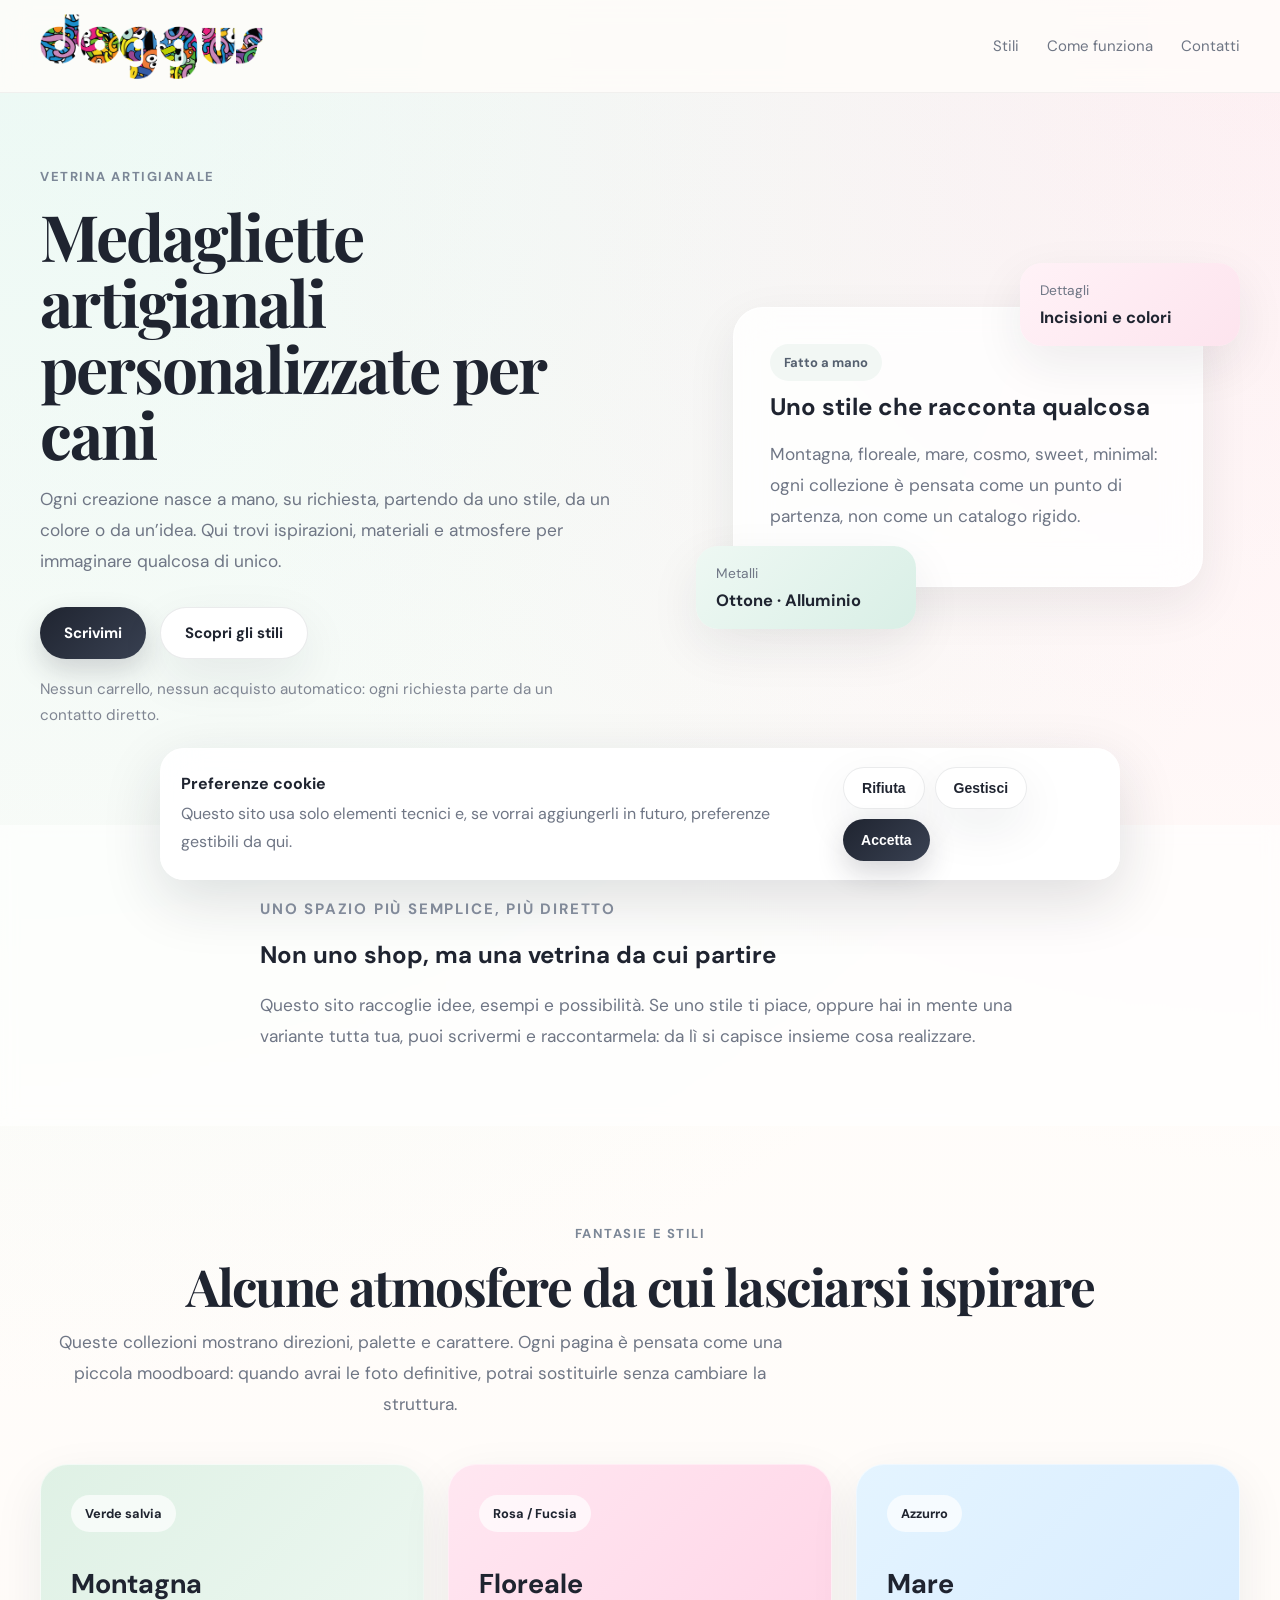
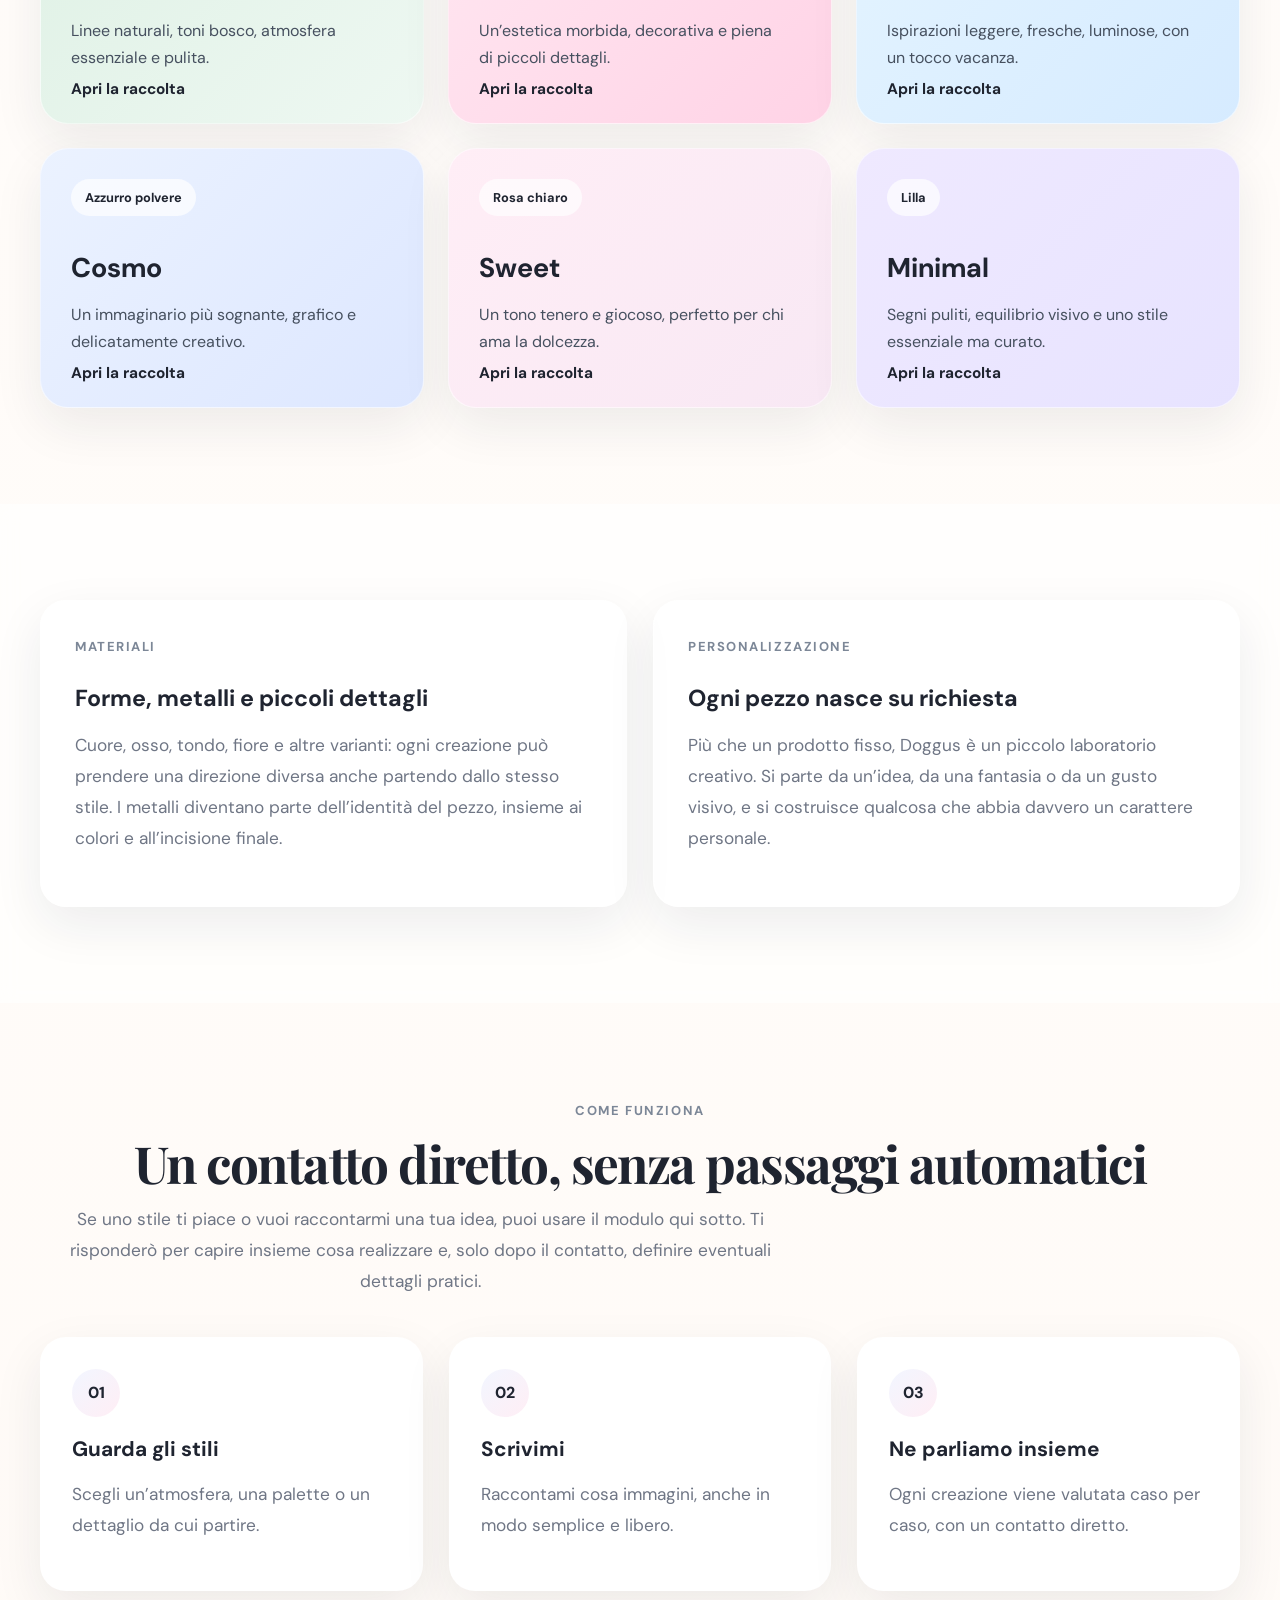
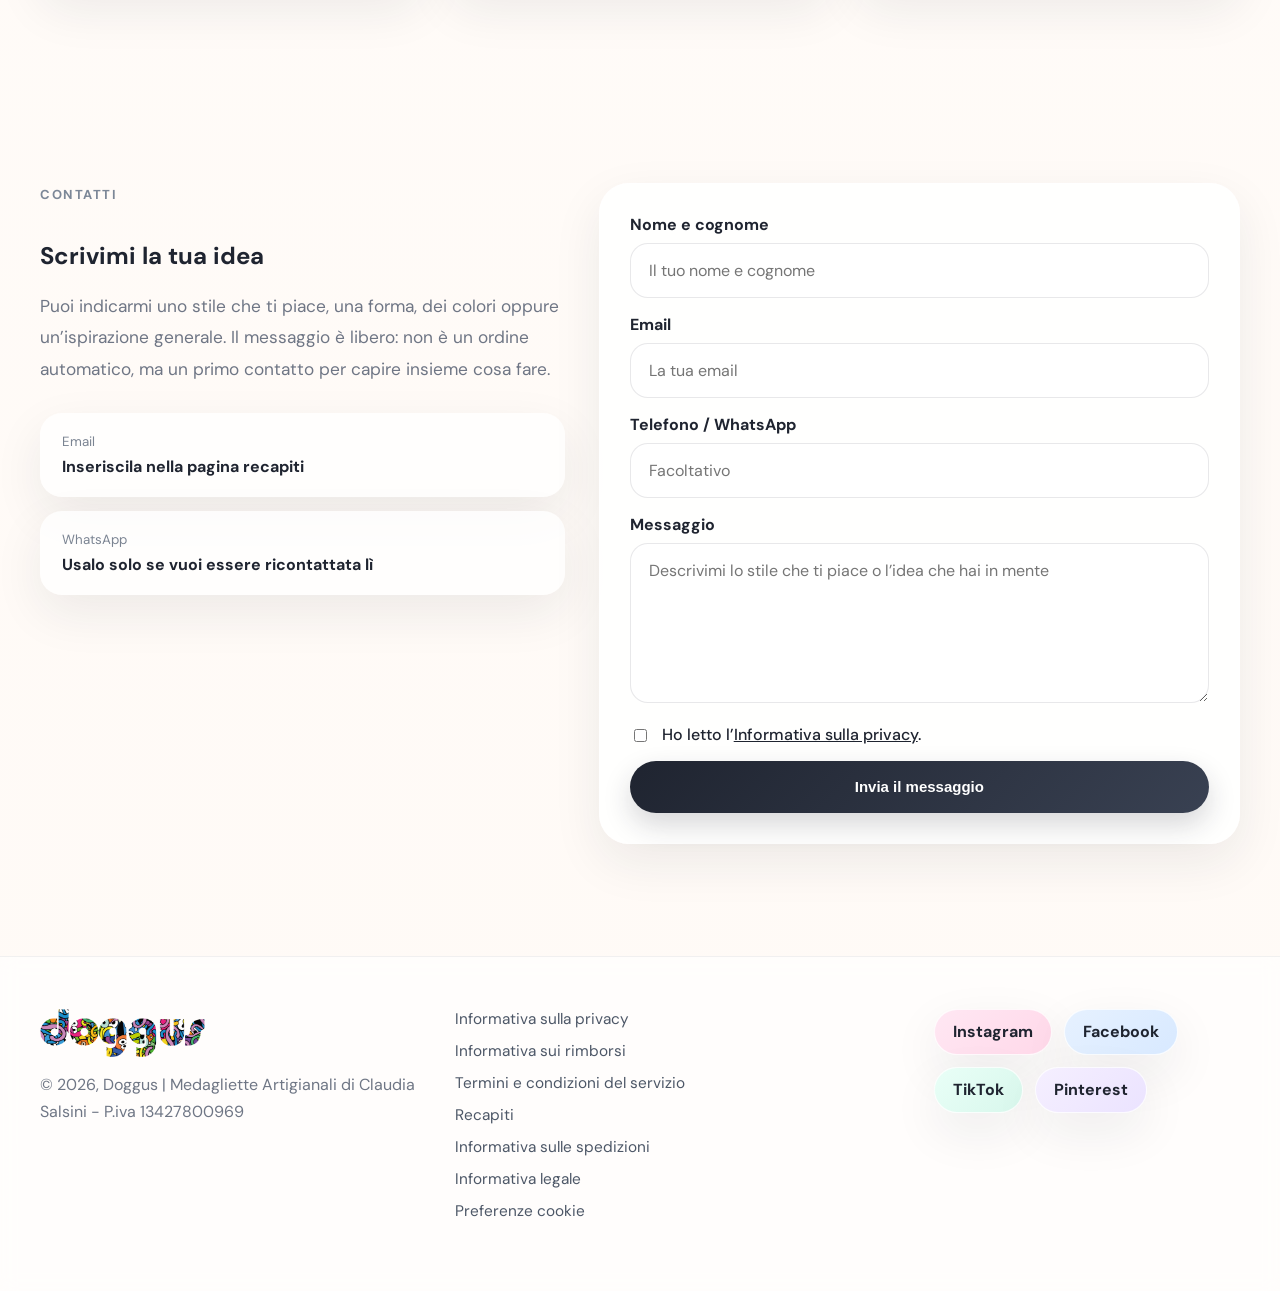
<file: index.html>
<!DOCTYPE html>
<html lang="it">
<head>
  <meta charset="UTF-8" />
  <meta name="viewport" content="width=device-width, initial-scale=1.0" />
  <title>Doggus | Medagliette artigianali personalizzate</title>
  <meta name="description" content="Doggus realizza medagliette artigianali personalizzate per cani, create a mano su richiesta. Una vetrina di stili, ispirazioni e dettagli." />
  <link rel="preconnect" href="https://fonts.googleapis.com">
  <link rel="preconnect" href="https://fonts.gstatic.com" crossorigin>
  <link href="https://fonts.googleapis.com/css2?family=DM+Sans:wght@400;500;700;800&family=Playfair+Display:wght@600;700&display=swap" rel="stylesheet">
  <link rel="stylesheet" href="style.css" />
</head>
<body>
  <div class="site-shell">
    <header class="topbar">
      <div class="container nav-wrap">
        <a class="brand" href="#home" aria-label="Doggus home">
          <img src="assets/logo.png" alt="Doggus" class="logo" />
        </a>
        <nav class="nav" aria-label="Navigazione principale">
          <a href="#stili">Stili</a>
          <a href="#processo">Come funziona</a>
          <a href="#contatti">Contatti</a>
        </nav>
      </div>
    </header>

    <main id="home">
      <section class="hero section">
        <div class="container hero-grid">
          <div class="hero-copy reveal">
            <span class="eyebrow">Vetrina artigianale</span>
            <h1>Medagliette artigianali personalizzate per cani</h1>
            <p class="lead">
              Ogni creazione nasce a mano, su richiesta, partendo da uno stile, da un colore o da un’idea.
              Qui trovi ispirazioni, materiali e atmosfere per immaginare qualcosa di unico.
            </p>
            <div class="hero-actions">
              <a class="btn btn-primary" href="#contatti">Scrivimi</a>
              <a class="btn btn-secondary" href="#stili">Scopri gli stili</a>
            </div>
            <div class="micro-note">
              Nessun carrello, nessun acquisto automatico: ogni richiesta parte da un contatto diretto.
            </div>
          </div>

          <div class="hero-showcase reveal delay-1">
            <div class="glass-card hero-card hero-card-main">
              <div class="shape-chip">Fatto a mano</div>
              <h3>Uno stile che racconta qualcosa</h3>
              <p>
                Montagna, floreale, mare, cosmo, sweet, minimal: ogni collezione è pensata come un punto di partenza,
                non come un catalogo rigido.
              </p>
            </div>
            <div class="floating-card card-soft-green">
              <span>Metalli</span>
              <strong>Ottone · Alluminio</strong>
            </div>
            <div class="floating-card card-soft-pink">
              <span>Dettagli</span>
              <strong>Incisioni e colori</strong>
            </div>
          </div>
        </div>
      </section>

      <section class="section section-soft intro-band">
        <div class="container narrow reveal">
          <p class="section-kicker">Uno spazio più semplice, più diretto</p>
          <h2>Non uno shop, ma una vetrina da cui partire</h2>
          <p class="section-copy">
            Questo sito raccoglie idee, esempi e possibilità. Se uno stile ti piace, oppure hai in mente una variante
            tutta tua, puoi scrivermi e raccontarmela: da lì si capisce insieme cosa realizzare.
          </p>
        </div>
      </section>

      <section id="stili" class="section">
        <div class="container">
          <div class="section-head centered reveal">
            <span class="eyebrow">Fantasie e stili</span>
            <h2>Alcune atmosfere da cui lasciarsi ispirare</h2>
            <p class="section-copy max-copy">
              Queste collezioni mostrano direzioni, palette e carattere. Ogni pagina è pensata come una piccola moodboard:
              quando avrai le foto definitive, potrai sostituirle senza cambiare la struttura.
            </p>
          </div>

          <div class="style-grid">
            <a class="style-card tone-green reveal" href="themes/montagna.html">
              <span class="style-tag">Verde salvia</span>
              <h3>Montagna</h3>
              <p>Linee naturali, toni bosco, atmosfera essenziale e pulita.</p>
              <span class="style-link">Apri la raccolta</span>
            </a>

            <a class="style-card tone-fuchsia reveal delay-1" href="themes/floreale.html">
              <span class="style-tag">Rosa / Fucsia</span>
              <h3>Floreale</h3>
              <p>Un’estetica morbida, decorativa e piena di piccoli dettagli.</p>
              <span class="style-link">Apri la raccolta</span>
            </a>

            <a class="style-card tone-blue reveal delay-2" href="themes/mare.html">
              <span class="style-tag">Azzurro</span>
              <h3>Mare</h3>
              <p>Ispirazioni leggere, fresche, luminose, con un tocco vacanza.</p>
              <span class="style-link">Apri la raccolta</span>
            </a>

            <a class="style-card tone-sky reveal" href="themes/cosmo.html">
              <span class="style-tag">Azzurro polvere</span>
              <h3>Cosmo</h3>
              <p>Un immaginario più sognante, grafico e delicatamente creativo.</p>
              <span class="style-link">Apri la raccolta</span>
            </a>

            <a class="style-card tone-lilac reveal delay-1" href="themes/sweet.html">
              <span class="style-tag">Rosa chiaro</span>
              <h3>Sweet</h3>
              <p>Un tono tenero e giocoso, perfetto per chi ama la dolcezza.</p>
              <span class="style-link">Apri la raccolta</span>
            </a>

            <a class="style-card tone-lavender reveal delay-2" href="themes/minimal.html">
              <span class="style-tag">Lilla</span>
              <h3>Minimal</h3>
              <p>Segni puliti, equilibrio visivo e uno stile essenziale ma curato.</p>
              <span class="style-link">Apri la raccolta</span>
            </a>
          </div>
        </div>
      </section>

      <section class="section section-soft">
        <div class="container">
          <div class="info-grid">
            <article class="info-card reveal">
              <span class="eyebrow">Materiali</span>
              <h3>Forme, metalli e piccoli dettagli</h3>
              <p>
                Cuore, osso, tondo, fiore e altre varianti: ogni creazione può prendere una direzione diversa
                anche partendo dallo stesso stile. I metalli diventano parte dell’identità del pezzo, insieme ai colori
                e all’incisione finale.
              </p>
            </article>
            <article class="info-card reveal delay-1">
              <span class="eyebrow">Personalizzazione</span>
              <h3>Ogni pezzo nasce su richiesta</h3>
              <p>
                Più che un prodotto fisso, Doggus è un piccolo laboratorio creativo. Si parte da un’idea, da una fantasia
                o da un gusto visivo, e si costruisce qualcosa che abbia davvero un carattere personale.
              </p>
            </article>
          </div>
        </div>
      </section>

      <section id="processo" class="section">
        <div class="container">
          <div class="section-head centered reveal">
            <span class="eyebrow">Come funziona</span>
            <h2>Un contatto diretto, senza passaggi automatici</h2>
            <p class="section-copy max-copy">
              Se uno stile ti piace o vuoi raccontarmi una tua idea, puoi usare il modulo qui sotto.
              Ti risponderò per capire insieme cosa realizzare e, solo dopo il contatto, definire eventuali dettagli pratici.
            </p>
          </div>

          <div class="steps">
            <div class="step reveal">
              <div class="step-num">01</div>
              <h3>Guarda gli stili</h3>
              <p>Scegli un’atmosfera, una palette o un dettaglio da cui partire.</p>
            </div>
            <div class="step reveal delay-1">
              <div class="step-num">02</div>
              <h3>Scrivimi</h3>
              <p>Raccontami cosa immagini, anche in modo semplice e libero.</p>
            </div>
            <div class="step reveal delay-2">
              <div class="step-num">03</div>
              <h3>Ne parliamo insieme</h3>
              <p>Ogni creazione viene valutata caso per caso, con un contatto diretto.</p>
            </div>
          </div>
        </div>
      </section>

      <section id="contatti" class="section section-contact">
        <div class="container contact-grid">
          <div class="contact-copy reveal">
            <span class="eyebrow">Contatti</span>
            <h2>Scrivimi la tua idea</h2>
            <p class="section-copy">
              Puoi indicarmi uno stile che ti piace, una forma, dei colori oppure un’ispirazione generale.
              Il messaggio è libero: non è un ordine automatico, ma un primo contatto per capire insieme cosa fare.
            </p>

            <div class="contact-boxes">
              <div class="contact-box">
                <small>Email</small>
                <strong>Inseriscila nella pagina recapiti</strong>
              </div>
              <div class="contact-box">
                <small>WhatsApp</small>
                <strong>Usalo solo se vuoi essere ricontattata lì</strong>
              </div>
            </div>
          </div>

          <form class="contact-form reveal delay-1" name="contatti-doggus" method="POST" data-netlify="true" action="thank-you.html">
            <input type="hidden" name="form-name" value="contatti-doggus" />
            <label>
              <span>Nome e cognome</span>
              <input type="text" name="nome" placeholder="Il tuo nome e cognome" required />
            </label>
            <label>
              <span>Email</span>
              <input type="email" name="email" placeholder="La tua email" required />
            </label>
            <label>
              <span>Telefono / WhatsApp</span>
              <input type="text" name="telefono" placeholder="Facoltativo" />
            </label>
            <label>
              <span>Messaggio</span>
              <textarea name="messaggio" rows="6" placeholder="Descrivimi lo stile che ti piace o l’idea che hai in mente"></textarea>
            </label>
            <label class="checkline">
              <input type="checkbox" required />
              <span>Ho letto l’<a href="privacy.html">Informativa sulla privacy</a>.</span>
            </label>
            <button class="btn btn-primary btn-full" type="submit">Invia il messaggio</button>
          </form>
        </div>
      </section>
    </main>

    <footer class="footer">
      <div class="container footer-grid">
        <div class="footer-brand">
          <img src="assets/logo.png" alt="Doggus" class="footer-logo" />
          <p>© 2026, Doggus | Medagliette Artigianali di Claudia Salsini - P.iva 13427800969</p>
        </div>

        <div class="footer-links">
          <a href="privacy.html">Informativa sulla privacy</a>
          <a href="rimborsi.html">Informativa sui rimborsi</a>
          <a href="termini.html">Termini e condizioni del servizio</a>
          <a href="recapiti.html">Recapiti</a>
          <a href="spedizioni.html">Informativa sulle spedizioni</a>
          <a href="informativa-legale.html">Informativa legale</a>
          <a href="cookies.html">Preferenze cookie</a>
        </div>

        <div class="socials">
          <a class="social social-ig" href="https://www.instagram.com/medagliette.doggus/" target="_blank" rel="noreferrer">Instagram</a>
          <a class="social social-fb" href="#" aria-disabled="true">Facebook</a>
          <a class="social social-tt" href="#" aria-disabled="true">TikTok</a>
          <a class="social social-pi" href="#" aria-disabled="true">Pinterest</a>
        </div>
      </div>
    </footer>

    <div class="cookie-banner" id="cookieBanner" aria-live="polite">
      <div class="cookie-inner">
        <div>
          <strong>Preferenze cookie</strong>
          <p>Questo sito usa solo elementi tecnici e, se vorrai aggiungerli in futuro, preferenze gestibili da qui.</p>
        </div>
        <div class="cookie-actions">
          <button class="btn btn-secondary btn-small" type="button" id="cookieReject">Rifiuta</button>
          <button class="btn btn-secondary btn-small" type="button" id="cookiePrefs">Gestisci</button>
          <button class="btn btn-primary btn-small" type="button" id="cookieAccept">Accetta</button>
        </div>
      </div>
    </div>
  </div>

  <script src="script.js"></script>
</body>
</html>
</file>
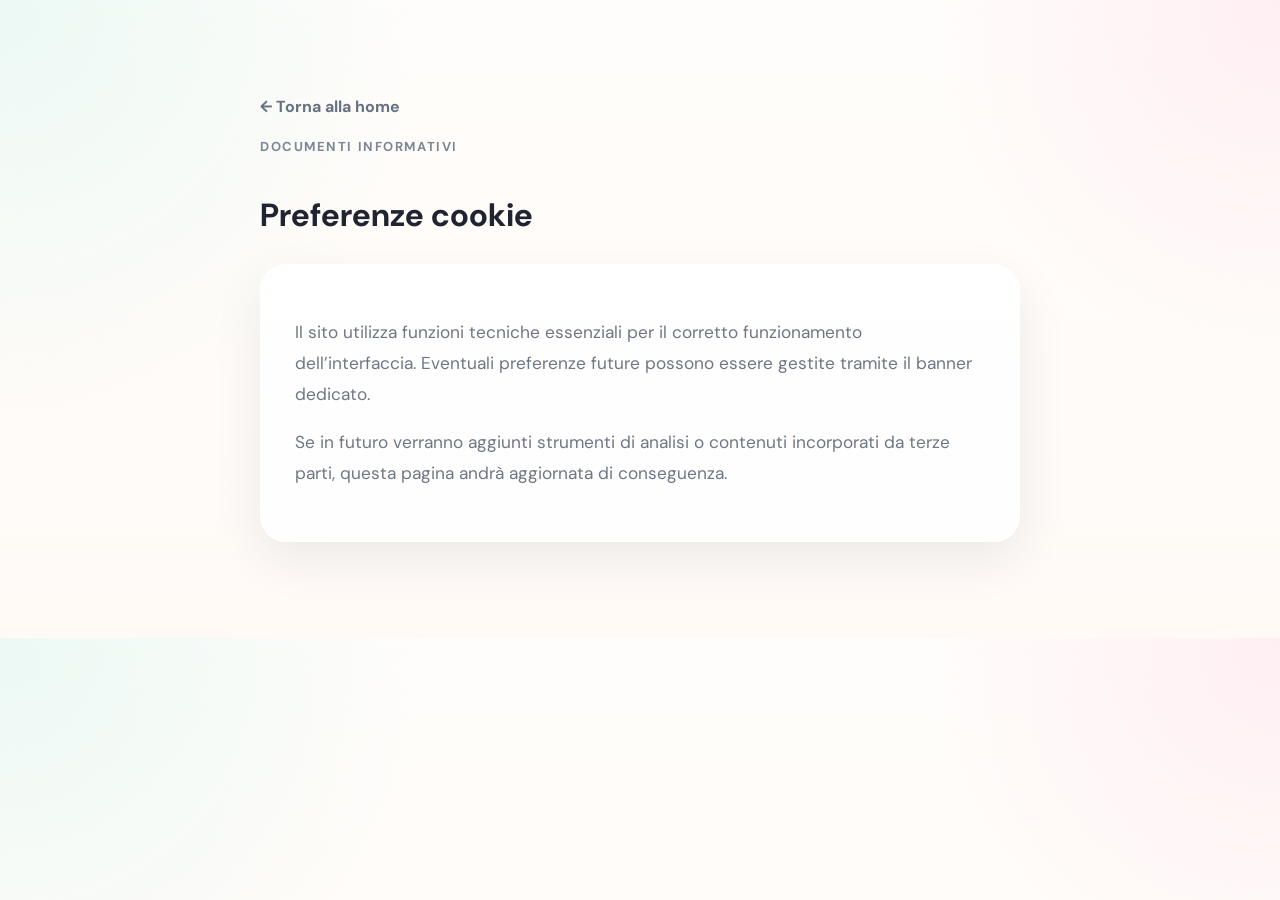
<file: cookies.html>
<!DOCTYPE html>
<html lang="it">
<head>
  <meta charset="UTF-8" />
  <meta name="viewport" content="width=device-width, initial-scale=1.0" />
  <title>Preferenze cookie | Doggus</title>
  <link rel="preconnect" href="https://fonts.googleapis.com">
  <link rel="preconnect" href="https://fonts.gstatic.com" crossorigin>
  <link href="https://fonts.googleapis.com/css2?family=DM+Sans:wght@400;500;700;800&family=Playfair+Display:wght@600;700&display=swap" rel="stylesheet">
  <link rel="stylesheet" href="style.css" />
</head>
<body>
  <main class="section">
    <div class="container narrow">
      <a class="back-link" href="index.html">← Torna alla home</a>
      <div class="section-head">
        <span class="eyebrow">Documenti informativi</span>
        <h1>Preferenze cookie</h1>
      </div>
      <div class="info-card" style="margin-top:28px">
        
<p>Il sito utilizza funzioni tecniche essenziali per il corretto funzionamento dell’interfaccia. Eventuali preferenze future possono essere gestite tramite il banner dedicato.</p>
<p>Se in futuro verranno aggiunti strumenti di analisi o contenuti incorporati da terze parti, questa pagina andrà aggiornata di conseguenza.</p>

      </div>
    </div>
  </main>
</body>
</html>
</file>
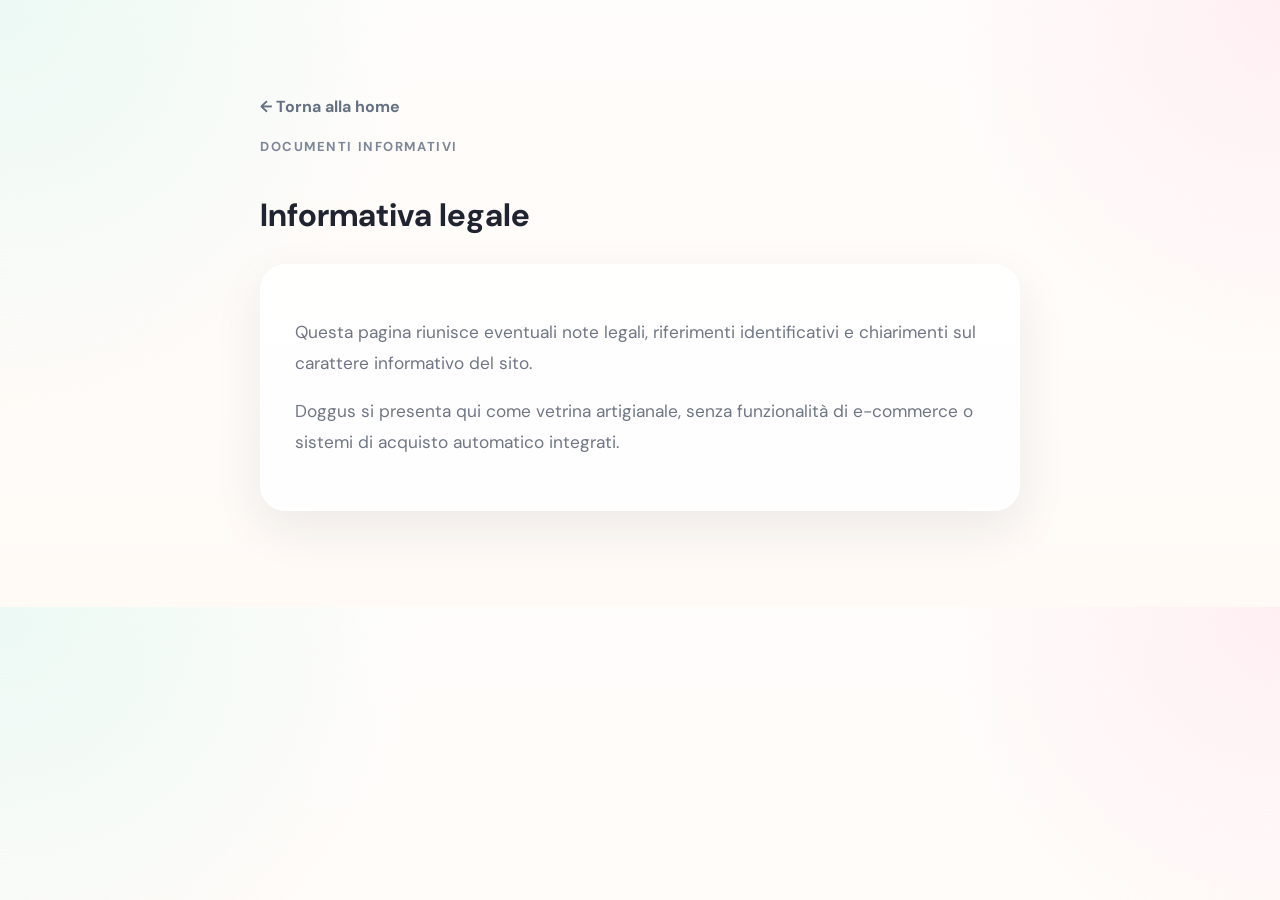
<file: informativa-legale.html>
<!DOCTYPE html>
<html lang="it">
<head>
  <meta charset="UTF-8" />
  <meta name="viewport" content="width=device-width, initial-scale=1.0" />
  <title>Informativa legale | Doggus</title>
  <link rel="preconnect" href="https://fonts.googleapis.com">
  <link rel="preconnect" href="https://fonts.gstatic.com" crossorigin>
  <link href="https://fonts.googleapis.com/css2?family=DM+Sans:wght@400;500;700;800&family=Playfair+Display:wght@600;700&display=swap" rel="stylesheet">
  <link rel="stylesheet" href="style.css" />
</head>
<body>
  <main class="section">
    <div class="container narrow">
      <a class="back-link" href="index.html">← Torna alla home</a>
      <div class="section-head">
        <span class="eyebrow">Documenti informativi</span>
        <h1>Informativa legale</h1>
      </div>
      <div class="info-card" style="margin-top:28px">
        
<p>Questa pagina riunisce eventuali note legali, riferimenti identificativi e chiarimenti sul carattere informativo del sito.</p>
<p>Doggus si presenta qui come vetrina artigianale, senza funzionalità di e-commerce o sistemi di acquisto automatico integrati.</p>

      </div>
    </div>
  </main>
</body>
</html>
</file>
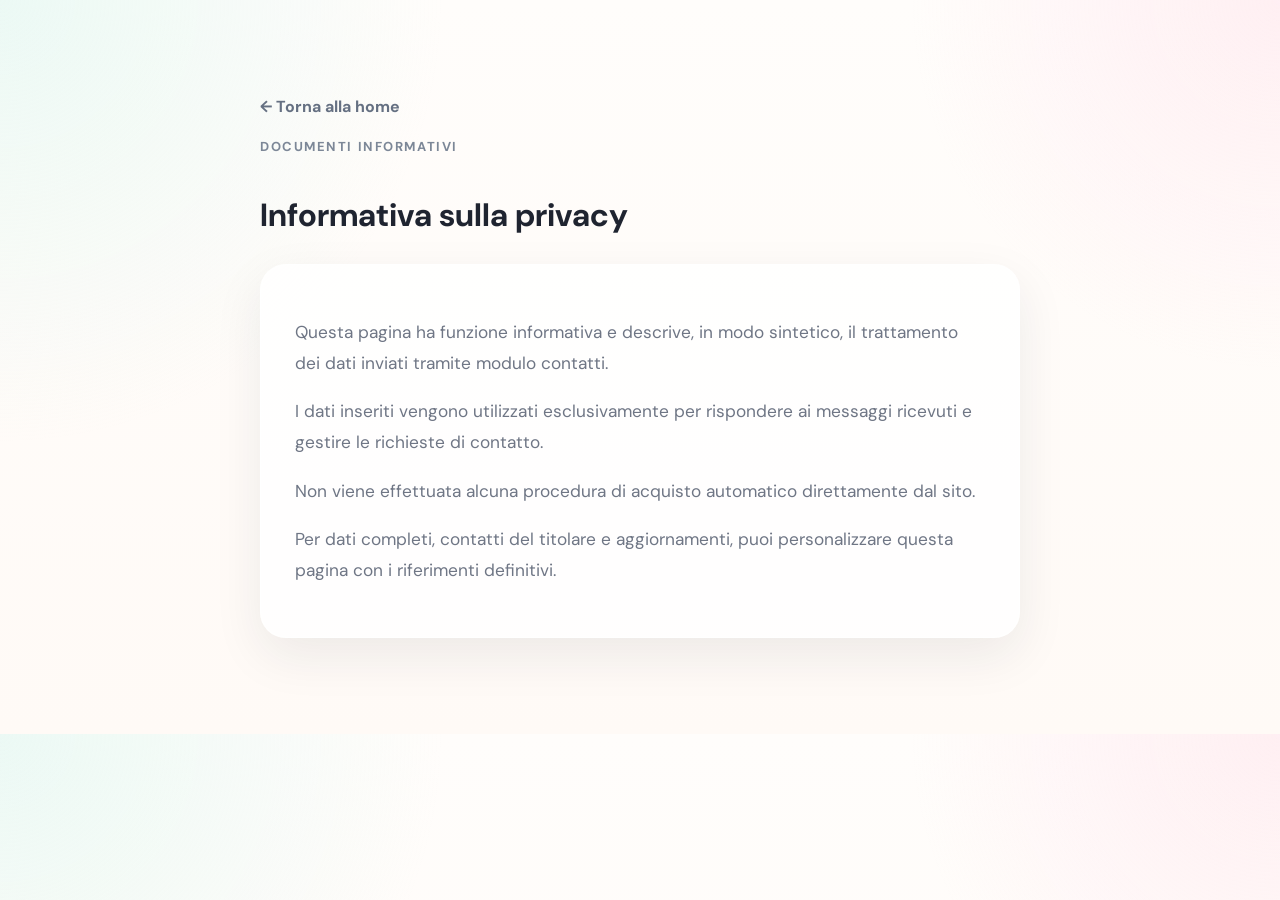
<file: privacy.html>
<!DOCTYPE html>
<html lang="it">
<head>
  <meta charset="UTF-8" />
  <meta name="viewport" content="width=device-width, initial-scale=1.0" />
  <title>Informativa sulla privacy | Doggus</title>
  <link rel="preconnect" href="https://fonts.googleapis.com">
  <link rel="preconnect" href="https://fonts.gstatic.com" crossorigin>
  <link href="https://fonts.googleapis.com/css2?family=DM+Sans:wght@400;500;700;800&family=Playfair+Display:wght@600;700&display=swap" rel="stylesheet">
  <link rel="stylesheet" href="style.css" />
</head>
<body>
  <main class="section">
    <div class="container narrow">
      <a class="back-link" href="index.html">← Torna alla home</a>
      <div class="section-head">
        <span class="eyebrow">Documenti informativi</span>
        <h1>Informativa sulla privacy</h1>
      </div>
      <div class="info-card" style="margin-top:28px">
        
<p>Questa pagina ha funzione informativa e descrive, in modo sintetico, il trattamento dei dati inviati tramite modulo contatti.</p>
<p>I dati inseriti vengono utilizzati esclusivamente per rispondere ai messaggi ricevuti e gestire le richieste di contatto.</p>
<p>Non viene effettuata alcuna procedura di acquisto automatico direttamente dal sito.</p>
<p>Per dati completi, contatti del titolare e aggiornamenti, puoi personalizzare questa pagina con i riferimenti definitivi.</p>

      </div>
    </div>
  </main>
</body>
</html>
</file>
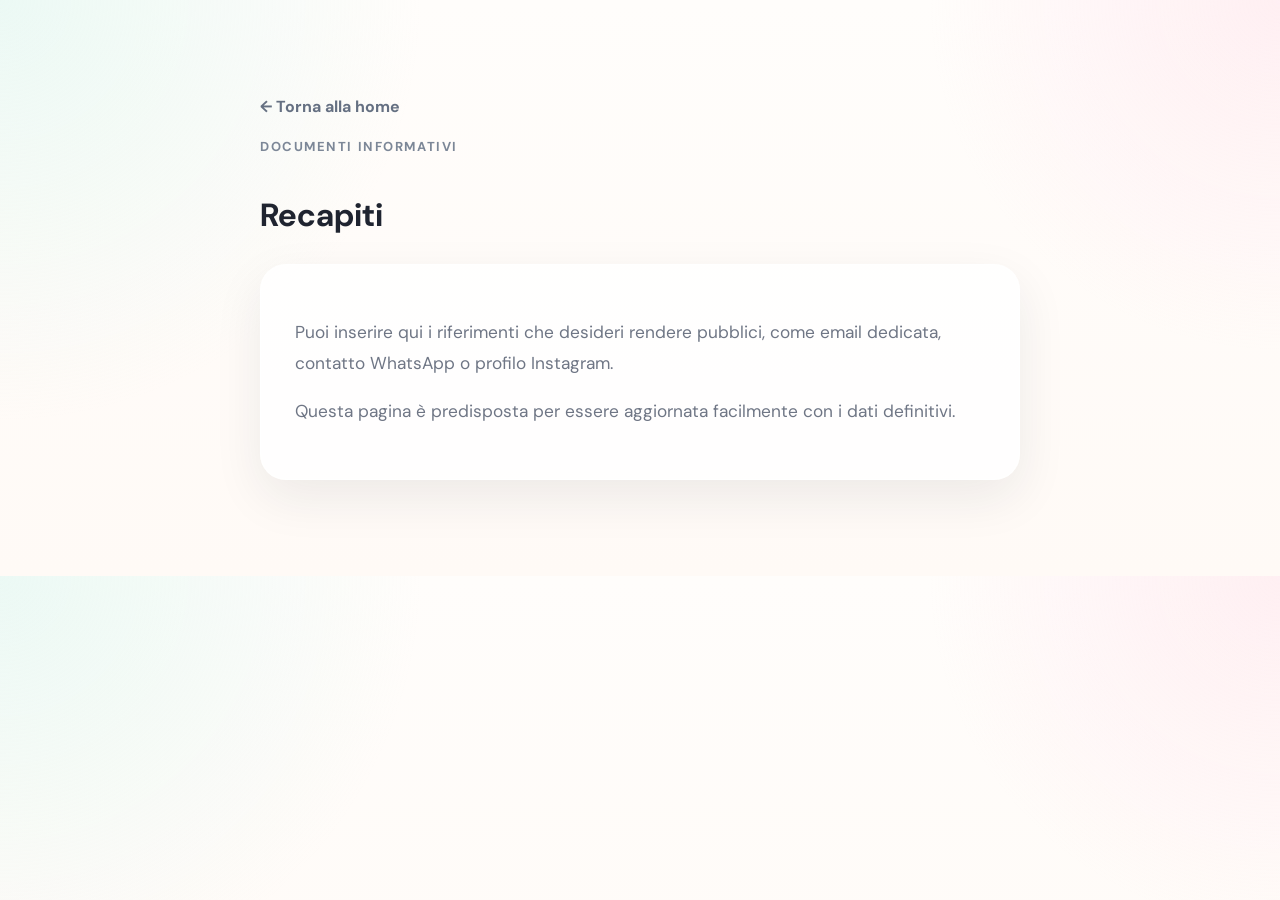
<file: recapiti.html>
<!DOCTYPE html>
<html lang="it">
<head>
  <meta charset="UTF-8" />
  <meta name="viewport" content="width=device-width, initial-scale=1.0" />
  <title>Recapiti | Doggus</title>
  <link rel="preconnect" href="https://fonts.googleapis.com">
  <link rel="preconnect" href="https://fonts.gstatic.com" crossorigin>
  <link href="https://fonts.googleapis.com/css2?family=DM+Sans:wght@400;500;700;800&family=Playfair+Display:wght@600;700&display=swap" rel="stylesheet">
  <link rel="stylesheet" href="style.css" />
</head>
<body>
  <main class="section">
    <div class="container narrow">
      <a class="back-link" href="index.html">← Torna alla home</a>
      <div class="section-head">
        <span class="eyebrow">Documenti informativi</span>
        <h1>Recapiti</h1>
      </div>
      <div class="info-card" style="margin-top:28px">
        
<p>Puoi inserire qui i riferimenti che desideri rendere pubblici, come email dedicata, contatto WhatsApp o profilo Instagram.</p>
<p>Questa pagina è predisposta per essere aggiornata facilmente con i dati definitivi.</p>

      </div>
    </div>
  </main>
</body>
</html>
</file>
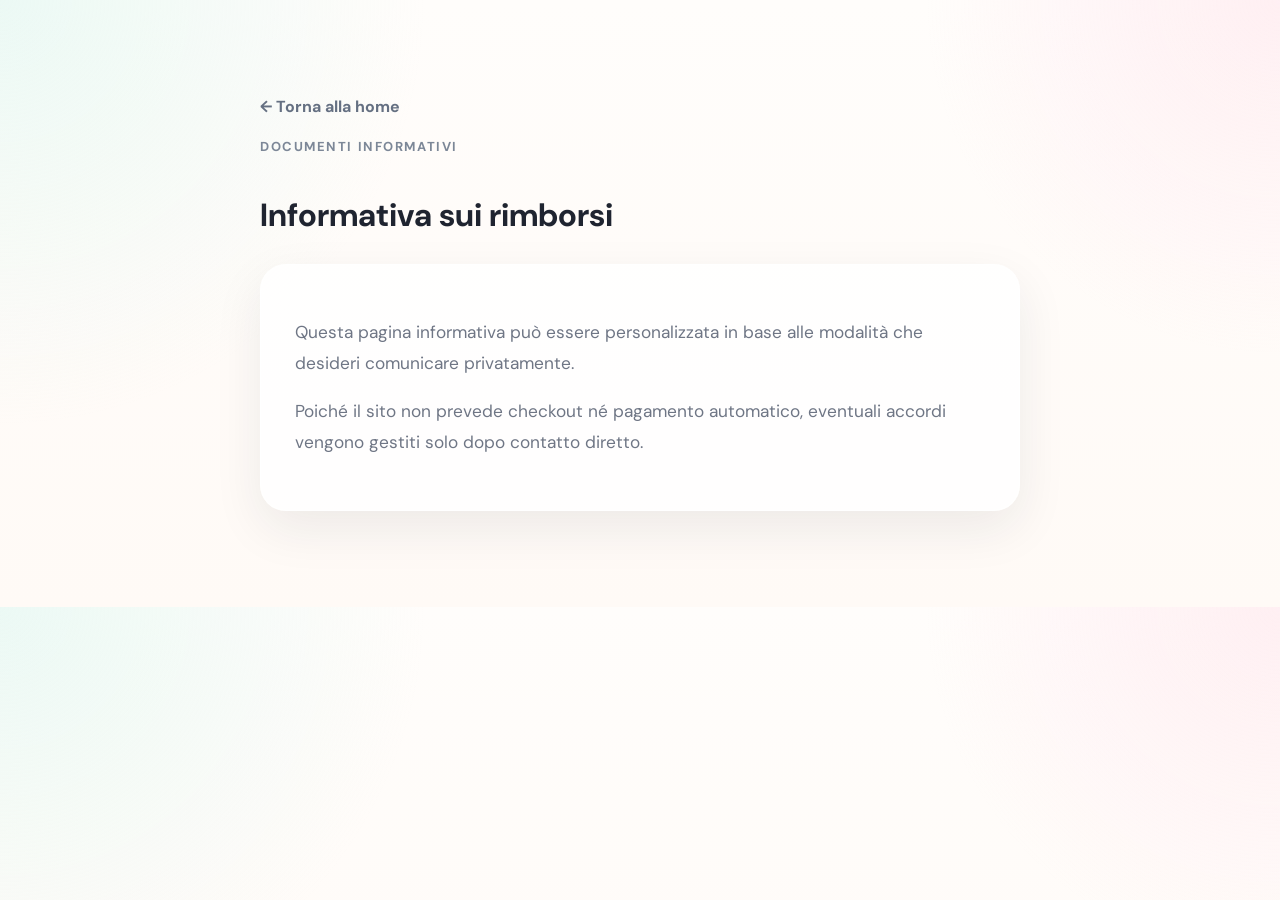
<file: rimborsi.html>
<!DOCTYPE html>
<html lang="it">
<head>
  <meta charset="UTF-8" />
  <meta name="viewport" content="width=device-width, initial-scale=1.0" />
  <title>Informativa sui rimborsi | Doggus</title>
  <link rel="preconnect" href="https://fonts.googleapis.com">
  <link rel="preconnect" href="https://fonts.gstatic.com" crossorigin>
  <link href="https://fonts.googleapis.com/css2?family=DM+Sans:wght@400;500;700;800&family=Playfair+Display:wght@600;700&display=swap" rel="stylesheet">
  <link rel="stylesheet" href="style.css" />
</head>
<body>
  <main class="section">
    <div class="container narrow">
      <a class="back-link" href="index.html">← Torna alla home</a>
      <div class="section-head">
        <span class="eyebrow">Documenti informativi</span>
        <h1>Informativa sui rimborsi</h1>
      </div>
      <div class="info-card" style="margin-top:28px">
        
<p>Questa pagina informativa può essere personalizzata in base alle modalità che desideri comunicare privatamente.</p>
<p>Poiché il sito non prevede checkout né pagamento automatico, eventuali accordi vengono gestiti solo dopo contatto diretto.</p>

      </div>
    </div>
  </main>
</body>
</html>
</file>
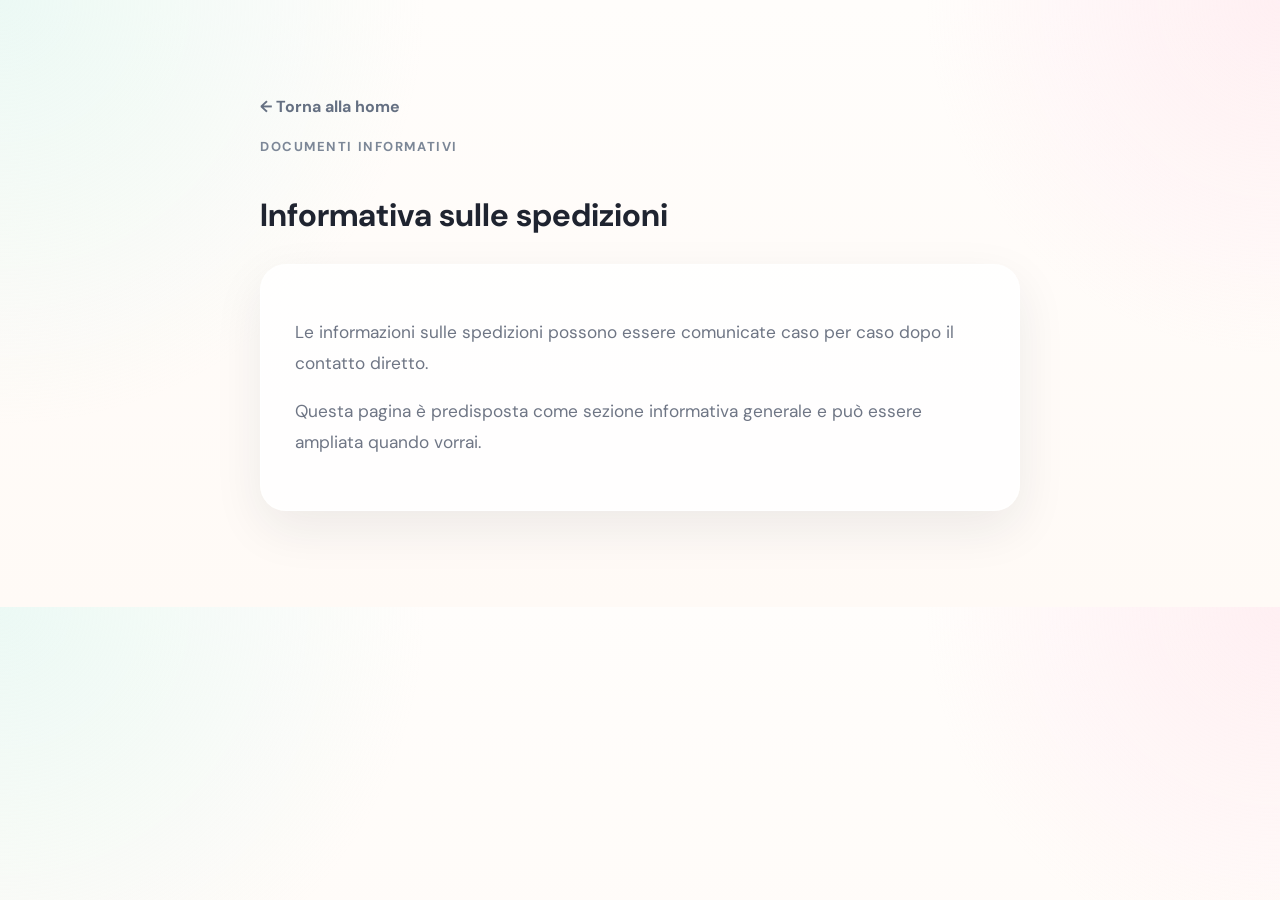
<file: spedizioni.html>
<!DOCTYPE html>
<html lang="it">
<head>
  <meta charset="UTF-8" />
  <meta name="viewport" content="width=device-width, initial-scale=1.0" />
  <title>Informativa sulle spedizioni | Doggus</title>
  <link rel="preconnect" href="https://fonts.googleapis.com">
  <link rel="preconnect" href="https://fonts.gstatic.com" crossorigin>
  <link href="https://fonts.googleapis.com/css2?family=DM+Sans:wght@400;500;700;800&family=Playfair+Display:wght@600;700&display=swap" rel="stylesheet">
  <link rel="stylesheet" href="style.css" />
</head>
<body>
  <main class="section">
    <div class="container narrow">
      <a class="back-link" href="index.html">← Torna alla home</a>
      <div class="section-head">
        <span class="eyebrow">Documenti informativi</span>
        <h1>Informativa sulle spedizioni</h1>
      </div>
      <div class="info-card" style="margin-top:28px">
        
<p>Le informazioni sulle spedizioni possono essere comunicate caso per caso dopo il contatto diretto.</p>
<p>Questa pagina è predisposta come sezione informativa generale e può essere ampliata quando vorrai.</p>

      </div>
    </div>
  </main>
</body>
</html>
</file>
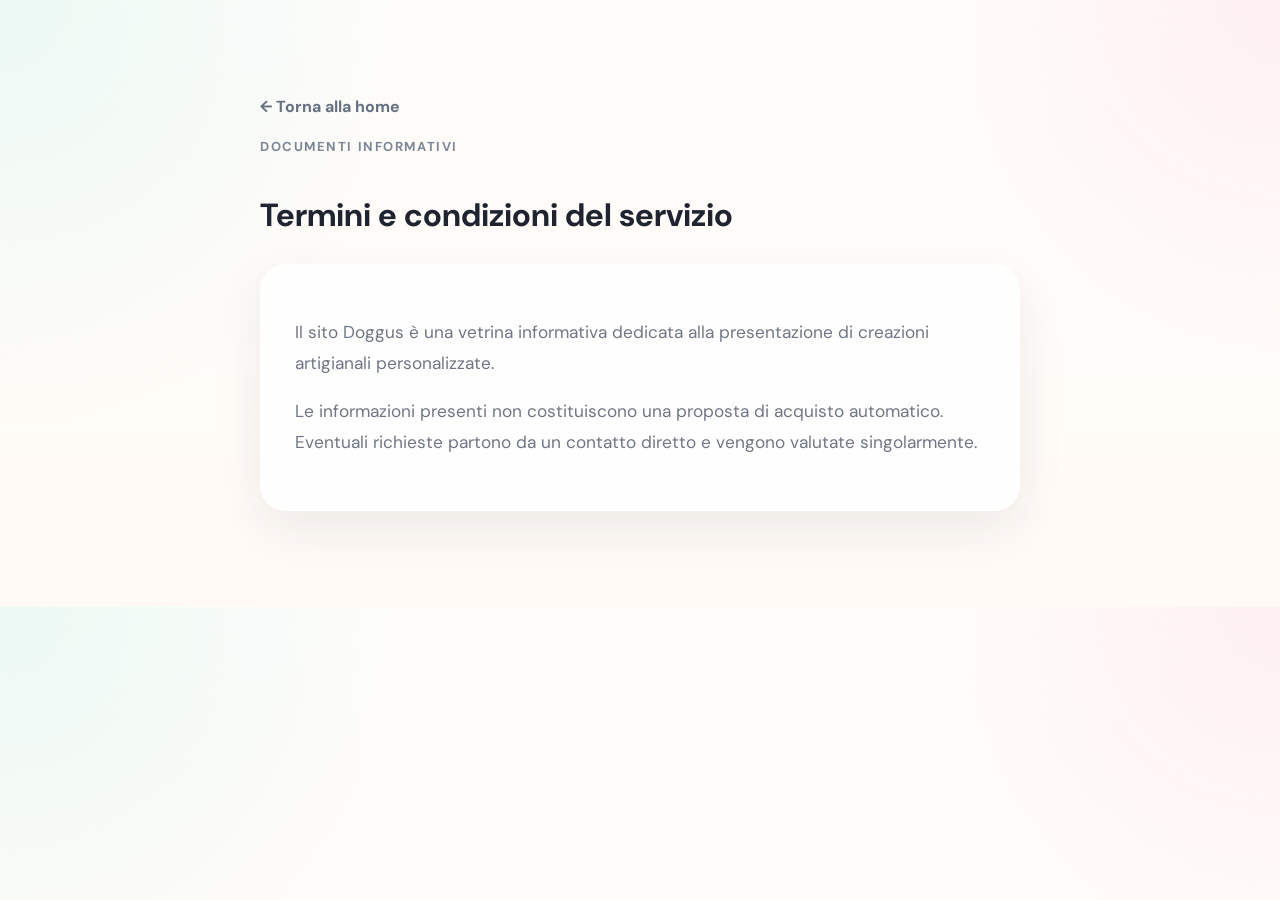
<file: termini.html>
<!DOCTYPE html>
<html lang="it">
<head>
  <meta charset="UTF-8" />
  <meta name="viewport" content="width=device-width, initial-scale=1.0" />
  <title>Termini e condizioni del servizio | Doggus</title>
  <link rel="preconnect" href="https://fonts.googleapis.com">
  <link rel="preconnect" href="https://fonts.gstatic.com" crossorigin>
  <link href="https://fonts.googleapis.com/css2?family=DM+Sans:wght@400;500;700;800&family=Playfair+Display:wght@600;700&display=swap" rel="stylesheet">
  <link rel="stylesheet" href="style.css" />
</head>
<body>
  <main class="section">
    <div class="container narrow">
      <a class="back-link" href="index.html">← Torna alla home</a>
      <div class="section-head">
        <span class="eyebrow">Documenti informativi</span>
        <h1>Termini e condizioni del servizio</h1>
      </div>
      <div class="info-card" style="margin-top:28px">
        
<p>Il sito Doggus è una vetrina informativa dedicata alla presentazione di creazioni artigianali personalizzate.</p>
<p>Le informazioni presenti non costituiscono una proposta di acquisto automatico. Eventuali richieste partono da un contatto diretto e vengono valutate singolarmente.</p>

      </div>
    </div>
  </main>
</body>
</html>
</file>
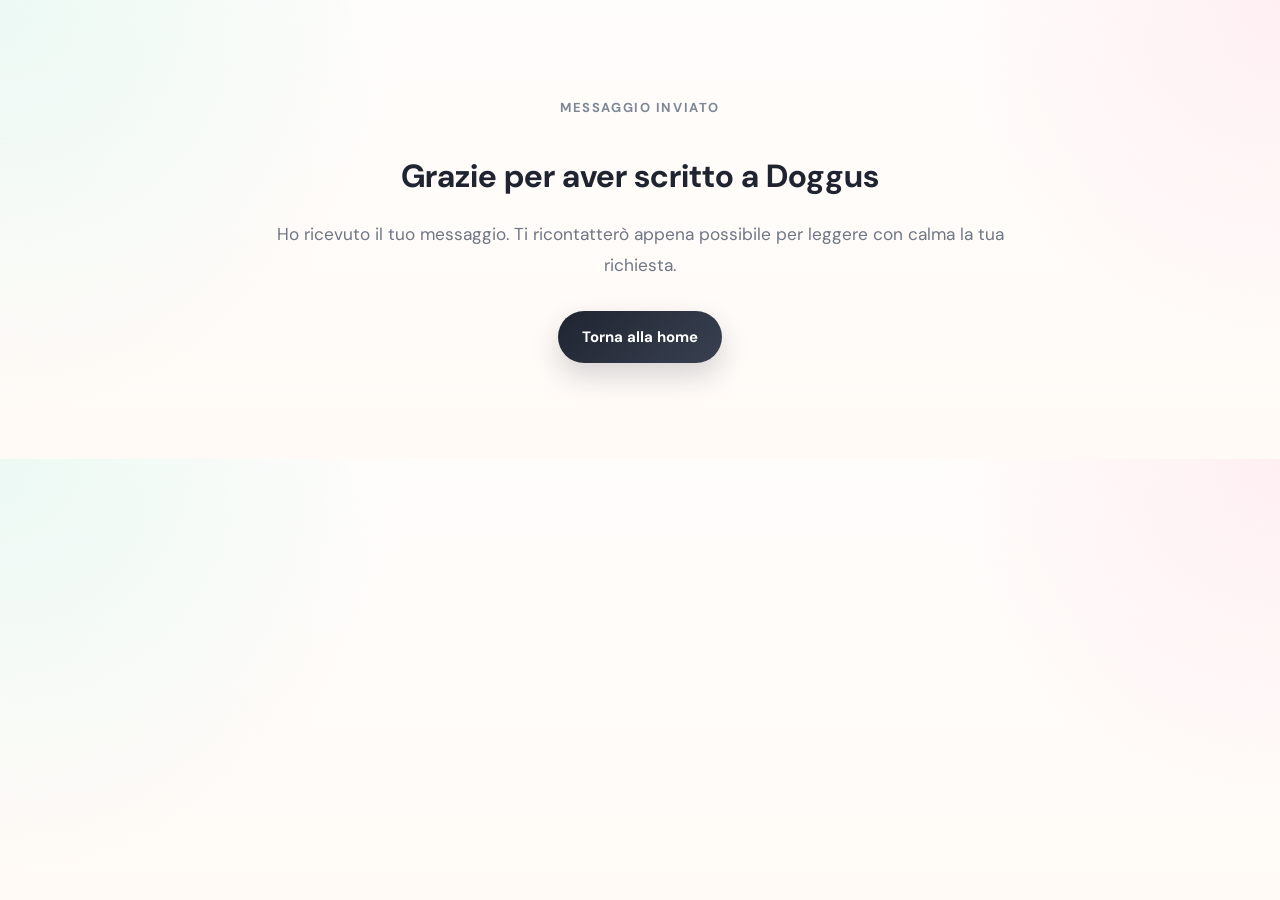
<file: thank-you.html>
<!DOCTYPE html>
<html lang="it">
<head>
  <meta charset="UTF-8" />
  <meta name="viewport" content="width=device-width, initial-scale=1.0" />
  <title>Messaggio inviato | Doggus</title>
  <link rel="preconnect" href="https://fonts.googleapis.com">
  <link rel="preconnect" href="https://fonts.gstatic.com" crossorigin>
  <link href="https://fonts.googleapis.com/css2?family=DM+Sans:wght@400;500;700;800&family=Playfair+Display:wght@600;700&display=swap" rel="stylesheet">
  <link rel="stylesheet" href="style.css" />
</head>
<body>
  <main class="section">
    <div class="container narrow centered">
      <span class="eyebrow">Messaggio inviato</span>
      <h1>Grazie per aver scritto a Doggus</h1>
      <p class="section-copy">
        Ho ricevuto il tuo messaggio. Ti ricontatterò appena possibile per leggere con calma la tua richiesta.
      </p>
      <div style="margin-top:30px">
        <a class="btn btn-primary" href="index.html">Torna alla home</a>
      </div>
    </div>
  </main>
</body>
</html>
</file>
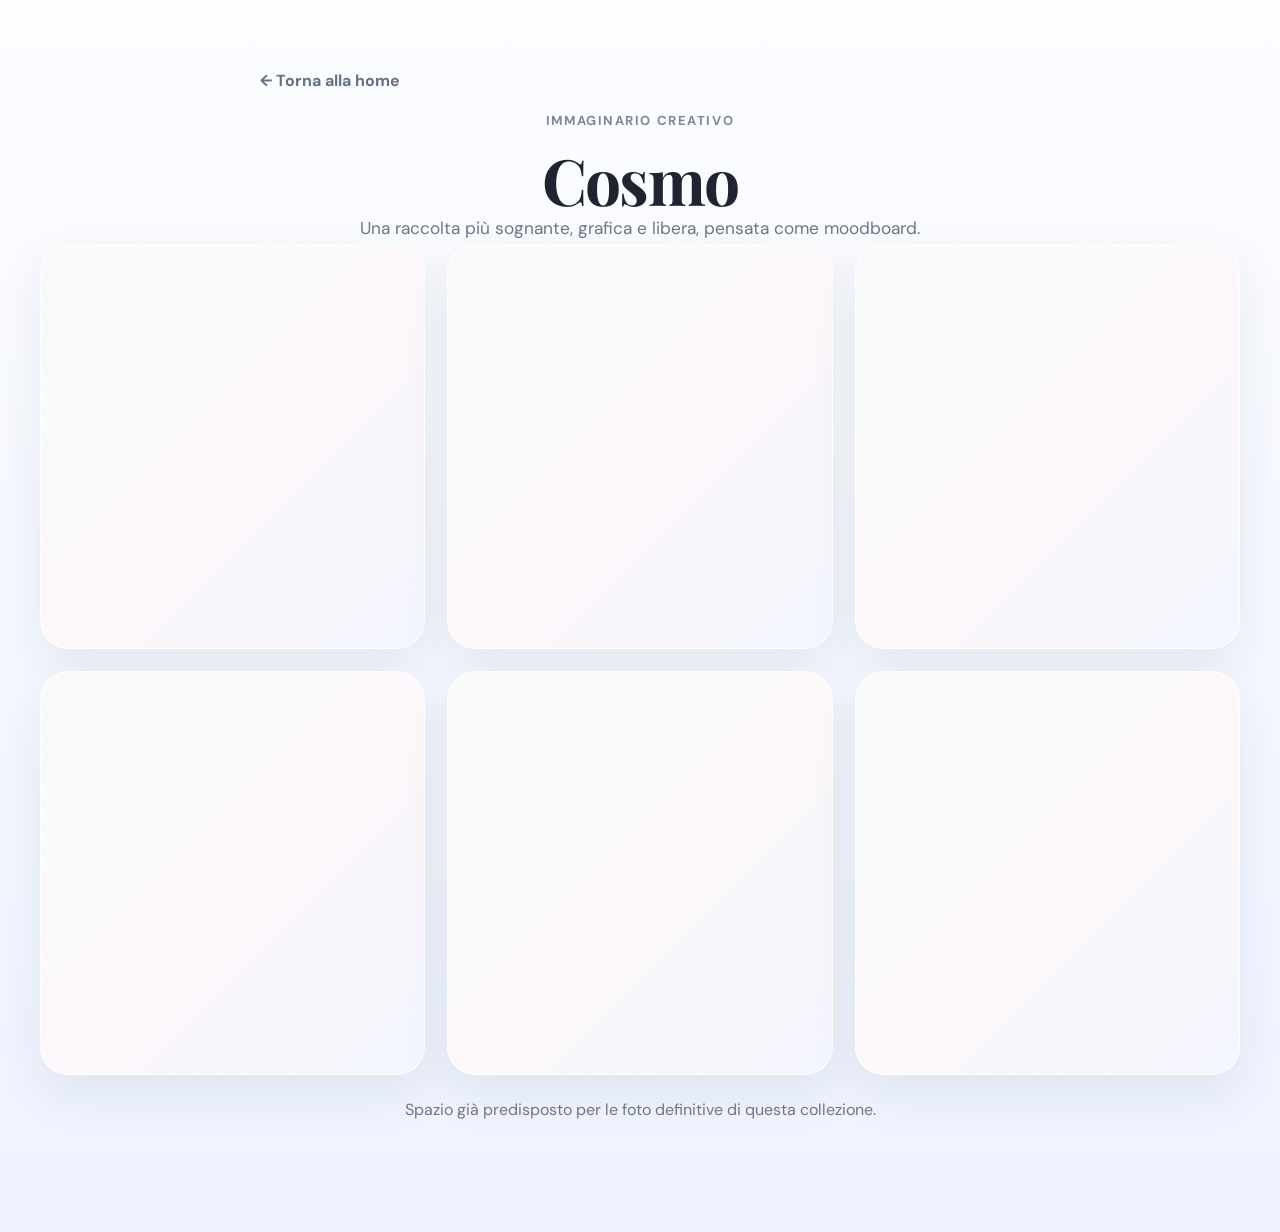
<file: themes/cosmo.html>
<!DOCTYPE html>
<html lang="it">
<head>
  <meta charset="UTF-8" />
  <meta name="viewport" content="width=device-width, initial-scale=1.0" />
  <title>Cosmo | Doggus</title>
  <link rel="preconnect" href="https://fonts.googleapis.com">
  <link rel="preconnect" href="https://fonts.gstatic.com" crossorigin>
  <link href="https://fonts.googleapis.com/css2?family=DM+Sans:wght@400;500;700;800&family=Playfair+Display:wght@600;700&display=swap" rel="stylesheet">
  <link rel="stylesheet" href="../style.css" />
</head>
<body>
  <main class="theme-page tone-wrap tone-sky">
    <section class="section">
      <div class="container narrow">
        <a class="back-link" href="../index.html">← Torna alla home</a>
        <div class="section-head centered">
          <span class="eyebrow">Immaginario creativo</span>
          <h1>Cosmo</h1>
          <p class="section-copy max-copy">Una raccolta più sognante, grafica e libera, pensata come moodboard.</p>
        </div>
      </div>
      <div class="container">
        <div class="gallery-grid">
          <div class="gallery-card"></div>
          <div class="gallery-card"></div>
          <div class="gallery-card"></div>
          <div class="gallery-card"></div>
          <div class="gallery-card"></div>
          <div class="gallery-card"></div>
        </div>
        <p class="gallery-note">Spazio già predisposto per le foto definitive di questa collezione.</p>
      </div>
    </section>
  </main>
</body>
</html>
</file>
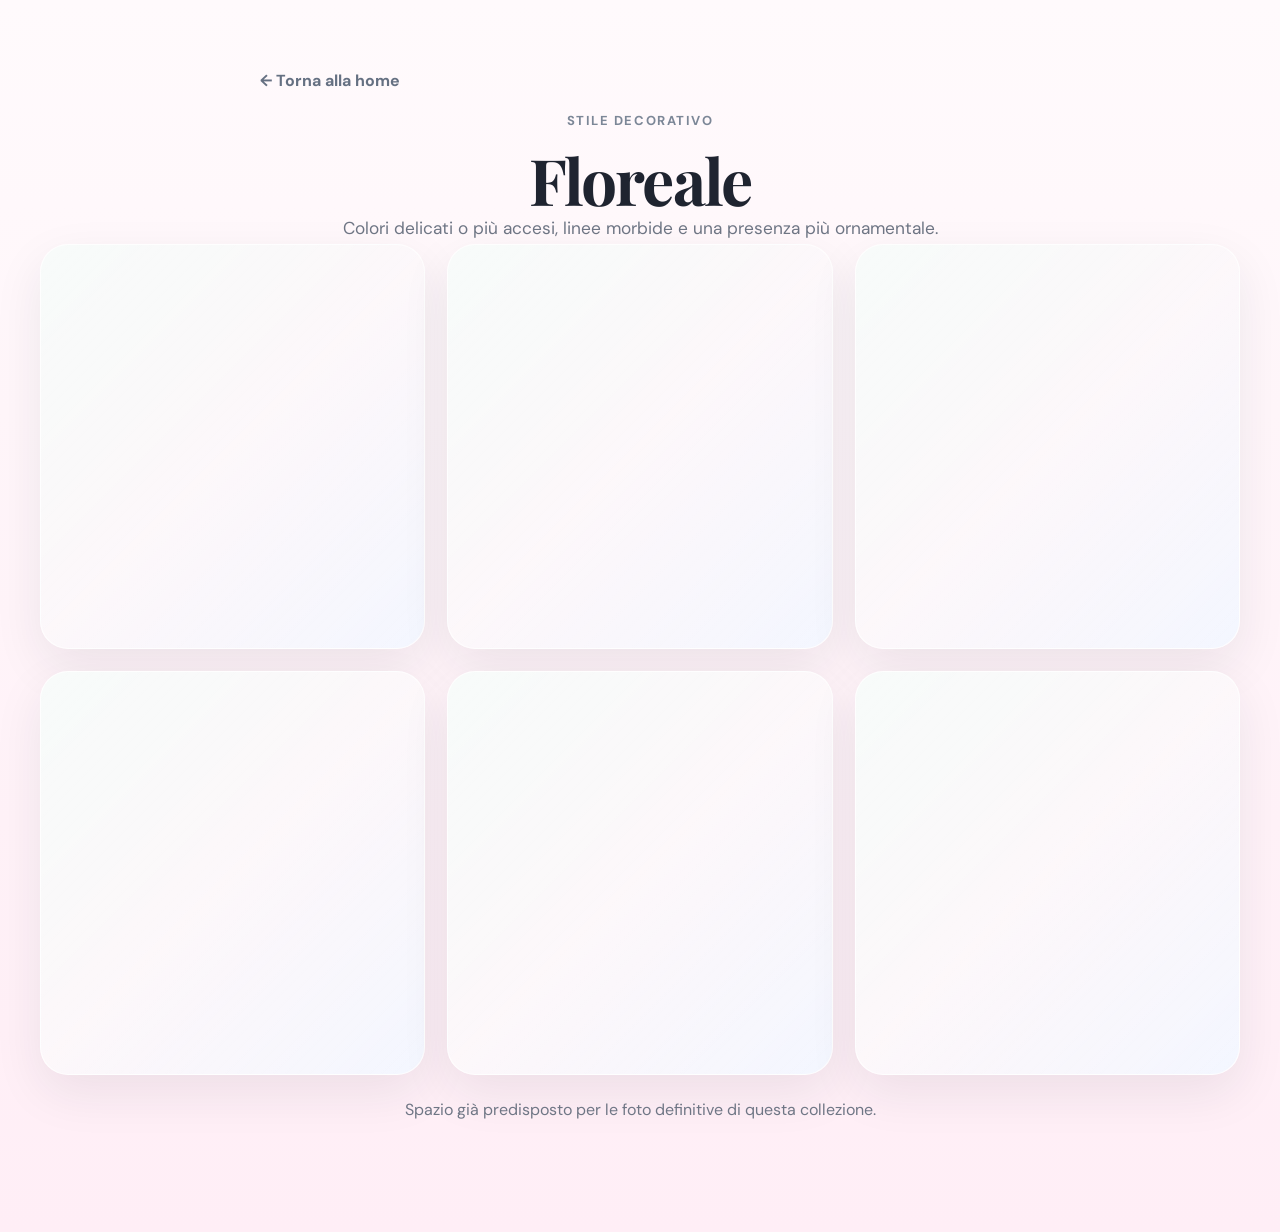
<file: themes/floreale.html>
<!DOCTYPE html>
<html lang="it">
<head>
  <meta charset="UTF-8" />
  <meta name="viewport" content="width=device-width, initial-scale=1.0" />
  <title>Floreale | Doggus</title>
  <link rel="preconnect" href="https://fonts.googleapis.com">
  <link rel="preconnect" href="https://fonts.gstatic.com" crossorigin>
  <link href="https://fonts.googleapis.com/css2?family=DM+Sans:wght@400;500;700;800&family=Playfair+Display:wght@600;700&display=swap" rel="stylesheet">
  <link rel="stylesheet" href="../style.css" />
</head>
<body>
  <main class="theme-page tone-wrap tone-fuchsia">
    <section class="section">
      <div class="container narrow">
        <a class="back-link" href="../index.html">← Torna alla home</a>
        <div class="section-head centered">
          <span class="eyebrow">Stile decorativo</span>
          <h1>Floreale</h1>
          <p class="section-copy max-copy">Colori delicati o più accesi, linee morbide e una presenza più ornamentale.</p>
        </div>
      </div>
      <div class="container">
        <div class="gallery-grid">
          <div class="gallery-card"></div>
          <div class="gallery-card"></div>
          <div class="gallery-card"></div>
          <div class="gallery-card"></div>
          <div class="gallery-card"></div>
          <div class="gallery-card"></div>
        </div>
        <p class="gallery-note">Spazio già predisposto per le foto definitive di questa collezione.</p>
      </div>
    </section>
  </main>
</body>
</html>
</file>
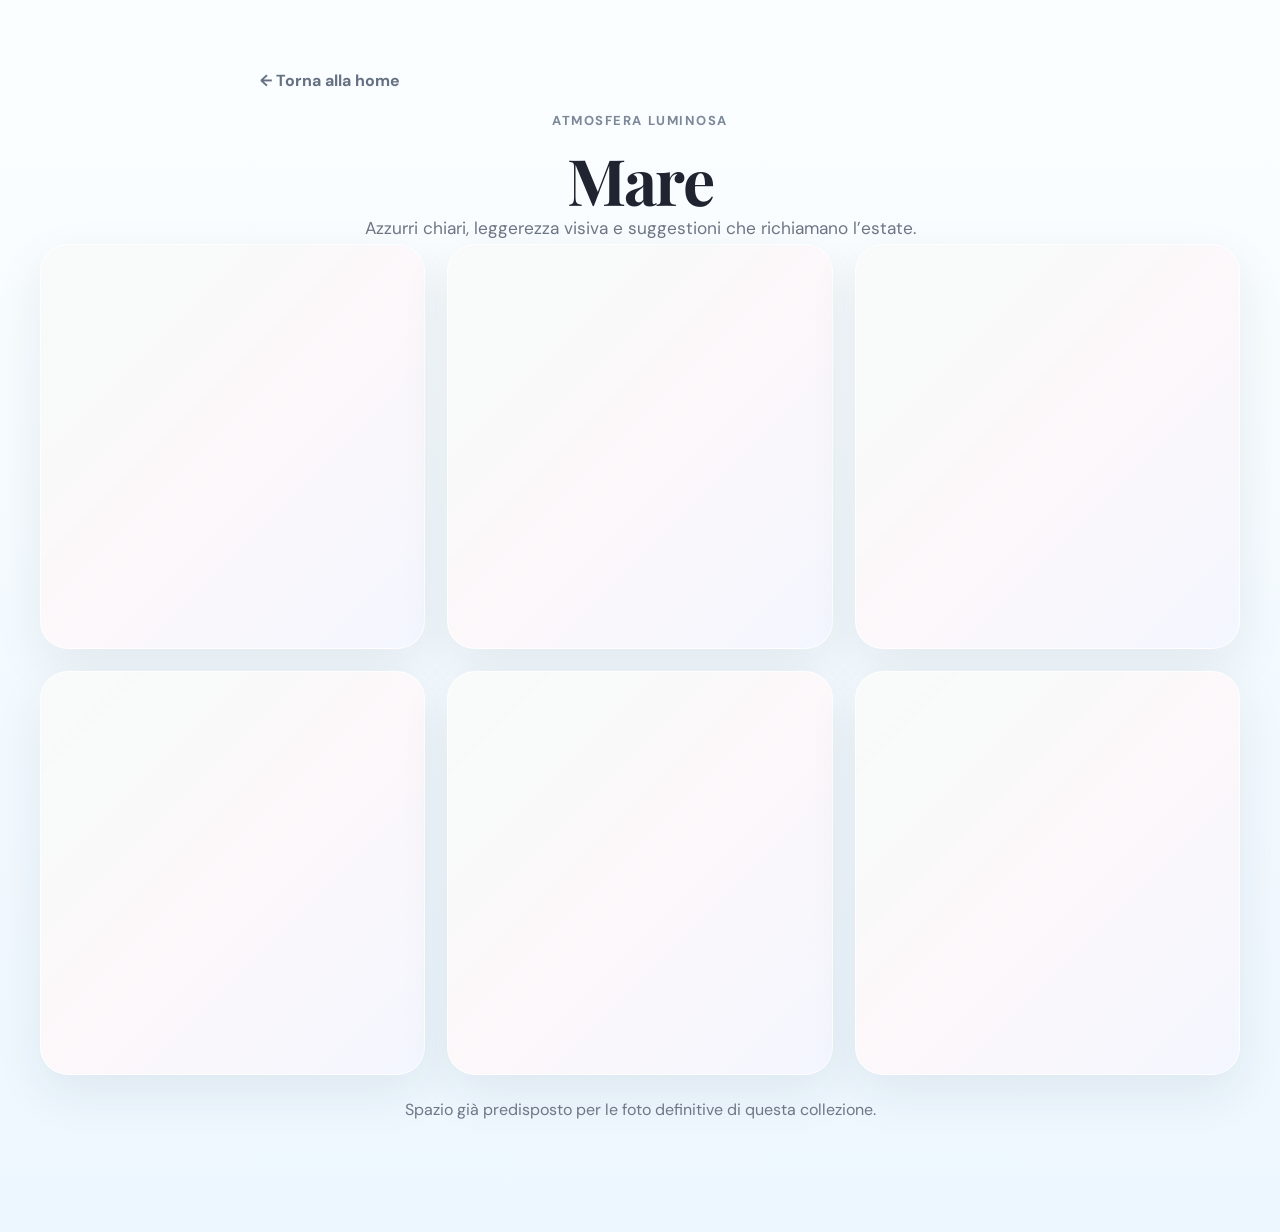
<file: themes/mare.html>
<!DOCTYPE html>
<html lang="it">
<head>
  <meta charset="UTF-8" />
  <meta name="viewport" content="width=device-width, initial-scale=1.0" />
  <title>Mare | Doggus</title>
  <link rel="preconnect" href="https://fonts.googleapis.com">
  <link rel="preconnect" href="https://fonts.gstatic.com" crossorigin>
  <link href="https://fonts.googleapis.com/css2?family=DM+Sans:wght@400;500;700;800&family=Playfair+Display:wght@600;700&display=swap" rel="stylesheet">
  <link rel="stylesheet" href="../style.css" />
</head>
<body>
  <main class="theme-page tone-wrap tone-blue">
    <section class="section">
      <div class="container narrow">
        <a class="back-link" href="../index.html">← Torna alla home</a>
        <div class="section-head centered">
          <span class="eyebrow">Atmosfera luminosa</span>
          <h1>Mare</h1>
          <p class="section-copy max-copy">Azzurri chiari, leggerezza visiva e suggestioni che richiamano l’estate.</p>
        </div>
      </div>
      <div class="container">
        <div class="gallery-grid">
          <div class="gallery-card"></div>
          <div class="gallery-card"></div>
          <div class="gallery-card"></div>
          <div class="gallery-card"></div>
          <div class="gallery-card"></div>
          <div class="gallery-card"></div>
        </div>
        <p class="gallery-note">Spazio già predisposto per le foto definitive di questa collezione.</p>
      </div>
    </section>
  </main>
</body>
</html>
</file>
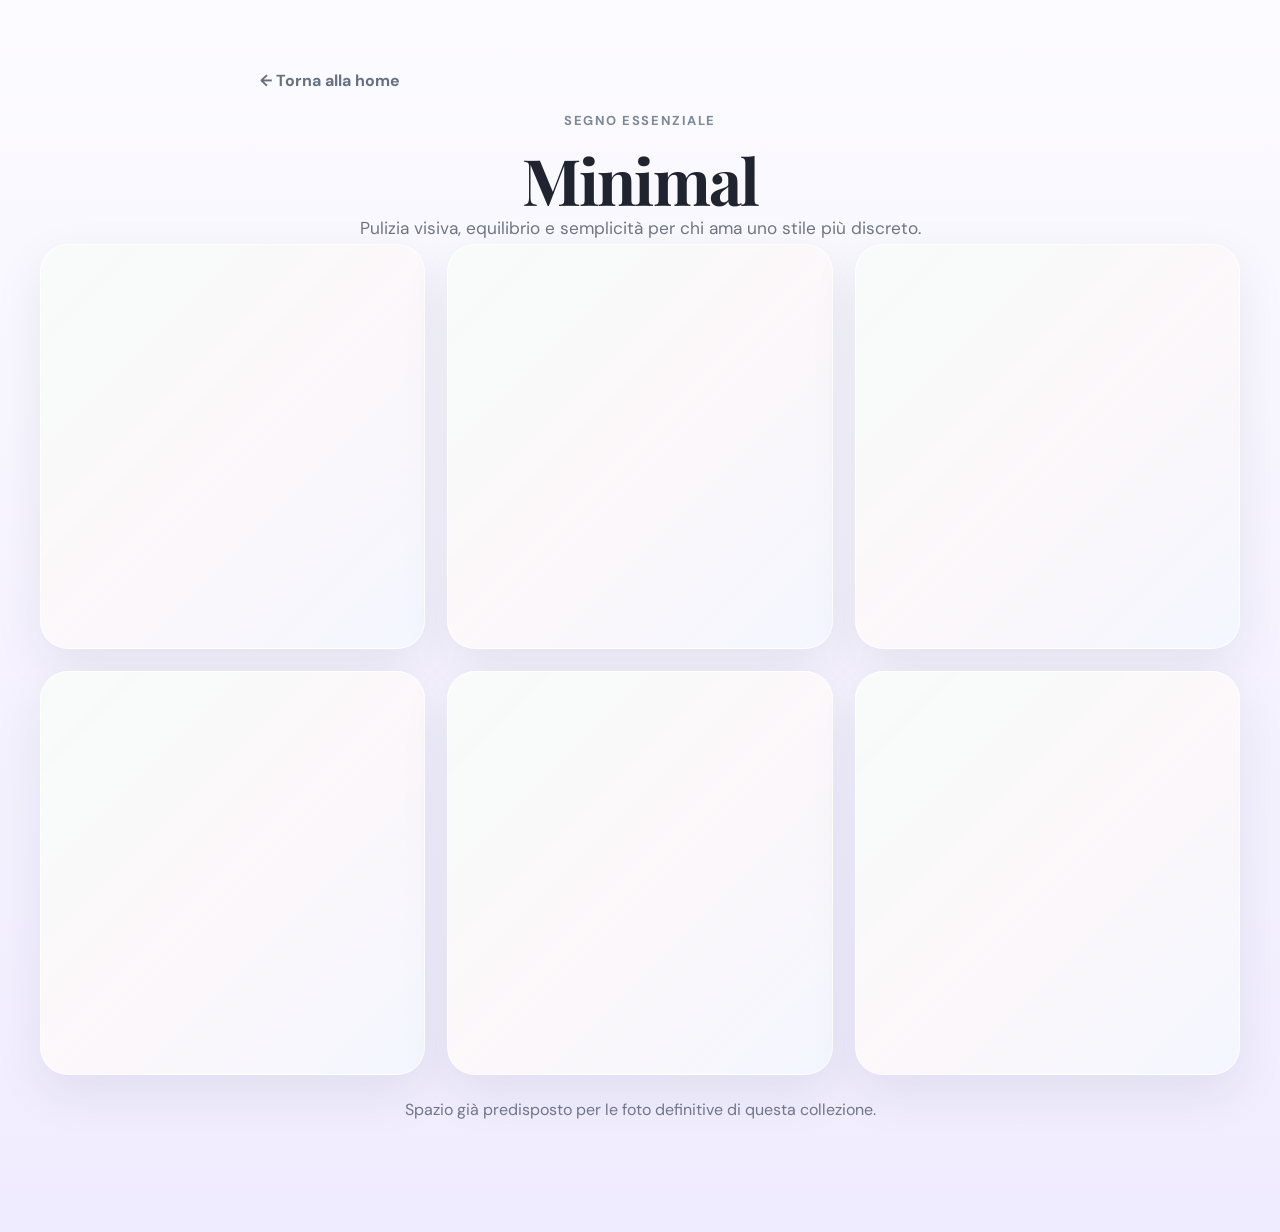
<file: themes/minimal.html>
<!DOCTYPE html>
<html lang="it">
<head>
  <meta charset="UTF-8" />
  <meta name="viewport" content="width=device-width, initial-scale=1.0" />
  <title>Minimal | Doggus</title>
  <link rel="preconnect" href="https://fonts.googleapis.com">
  <link rel="preconnect" href="https://fonts.gstatic.com" crossorigin>
  <link href="https://fonts.googleapis.com/css2?family=DM+Sans:wght@400;500;700;800&family=Playfair+Display:wght@600;700&display=swap" rel="stylesheet">
  <link rel="stylesheet" href="../style.css" />
</head>
<body>
  <main class="theme-page tone-wrap tone-lavender">
    <section class="section">
      <div class="container narrow">
        <a class="back-link" href="../index.html">← Torna alla home</a>
        <div class="section-head centered">
          <span class="eyebrow">Segno essenziale</span>
          <h1>Minimal</h1>
          <p class="section-copy max-copy">Pulizia visiva, equilibrio e semplicità per chi ama uno stile più discreto.</p>
        </div>
      </div>
      <div class="container">
        <div class="gallery-grid">
          <div class="gallery-card"></div>
          <div class="gallery-card"></div>
          <div class="gallery-card"></div>
          <div class="gallery-card"></div>
          <div class="gallery-card"></div>
          <div class="gallery-card"></div>
        </div>
        <p class="gallery-note">Spazio già predisposto per le foto definitive di questa collezione.</p>
      </div>
    </section>
  </main>
</body>
</html>
</file>
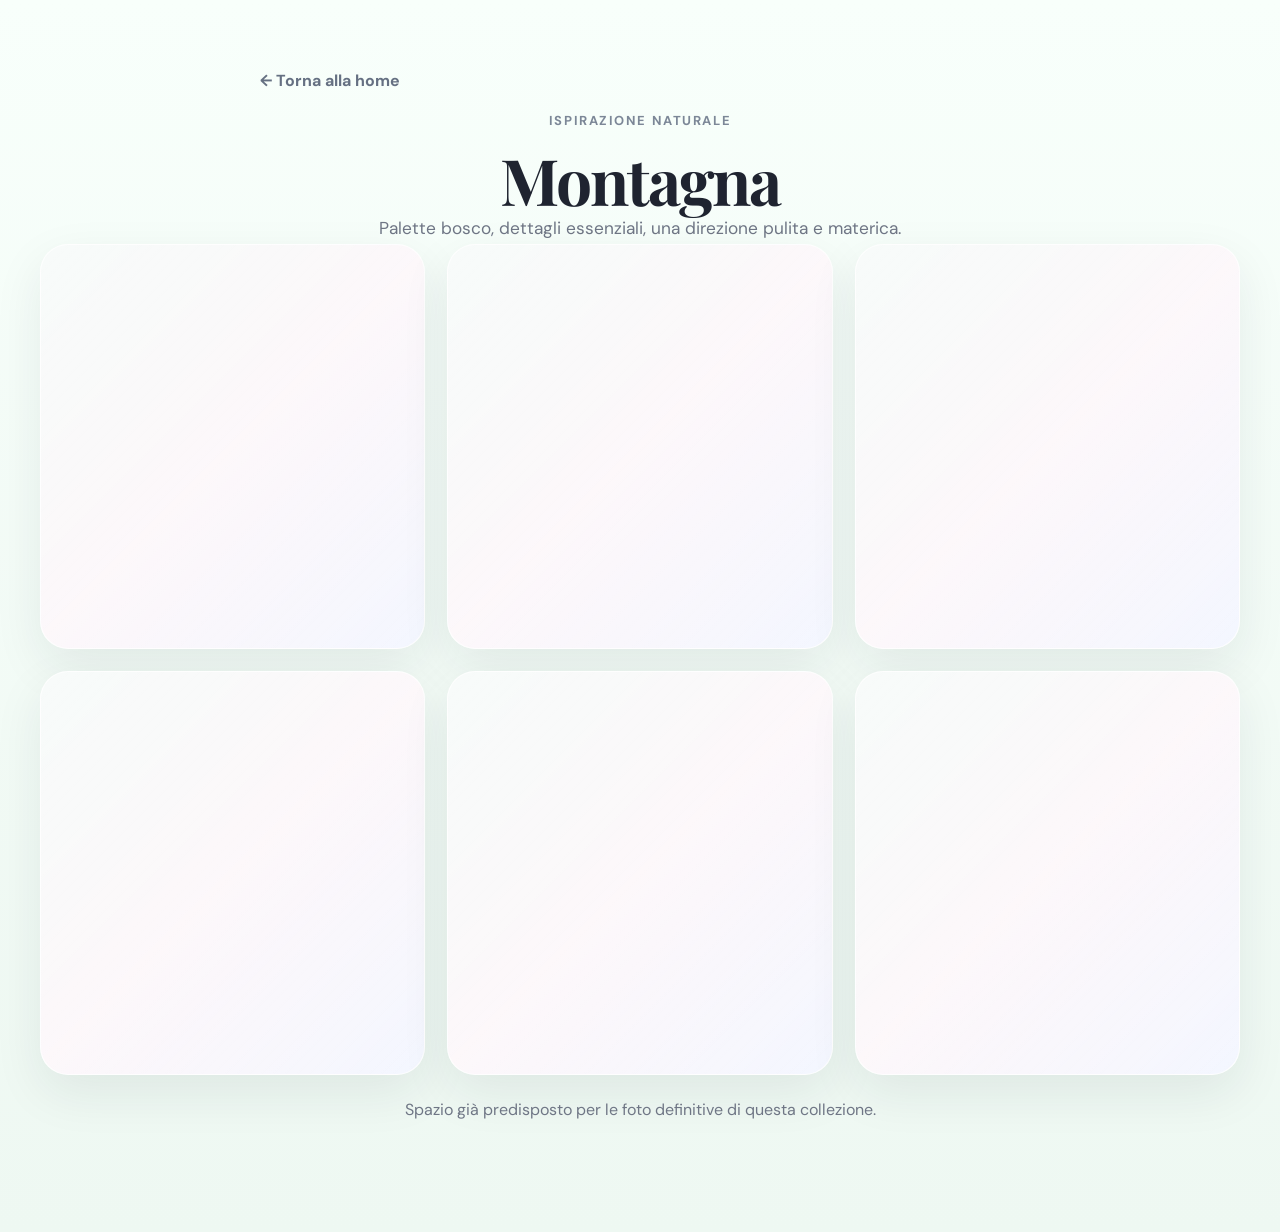
<file: themes/montagna.html>
<!DOCTYPE html>
<html lang="it">
<head>
  <meta charset="UTF-8" />
  <meta name="viewport" content="width=device-width, initial-scale=1.0" />
  <title>Montagna | Doggus</title>
  <link rel="preconnect" href="https://fonts.googleapis.com">
  <link rel="preconnect" href="https://fonts.gstatic.com" crossorigin>
  <link href="https://fonts.googleapis.com/css2?family=DM+Sans:wght@400;500;700;800&family=Playfair+Display:wght@600;700&display=swap" rel="stylesheet">
  <link rel="stylesheet" href="../style.css" />
</head>
<body>
  <main class="theme-page tone-wrap tone-green">
    <section class="section">
      <div class="container narrow">
        <a class="back-link" href="../index.html">← Torna alla home</a>
        <div class="section-head centered">
          <span class="eyebrow">Ispirazione naturale</span>
          <h1>Montagna</h1>
          <p class="section-copy max-copy">Palette bosco, dettagli essenziali, una direzione pulita e materica.</p>
        </div>
      </div>
      <div class="container">
        <div class="gallery-grid">
          <div class="gallery-card"></div>
          <div class="gallery-card"></div>
          <div class="gallery-card"></div>
          <div class="gallery-card"></div>
          <div class="gallery-card"></div>
          <div class="gallery-card"></div>
        </div>
        <p class="gallery-note">Spazio già predisposto per le foto definitive di questa collezione.</p>
      </div>
    </section>
  </main>
</body>
</html>
</file>
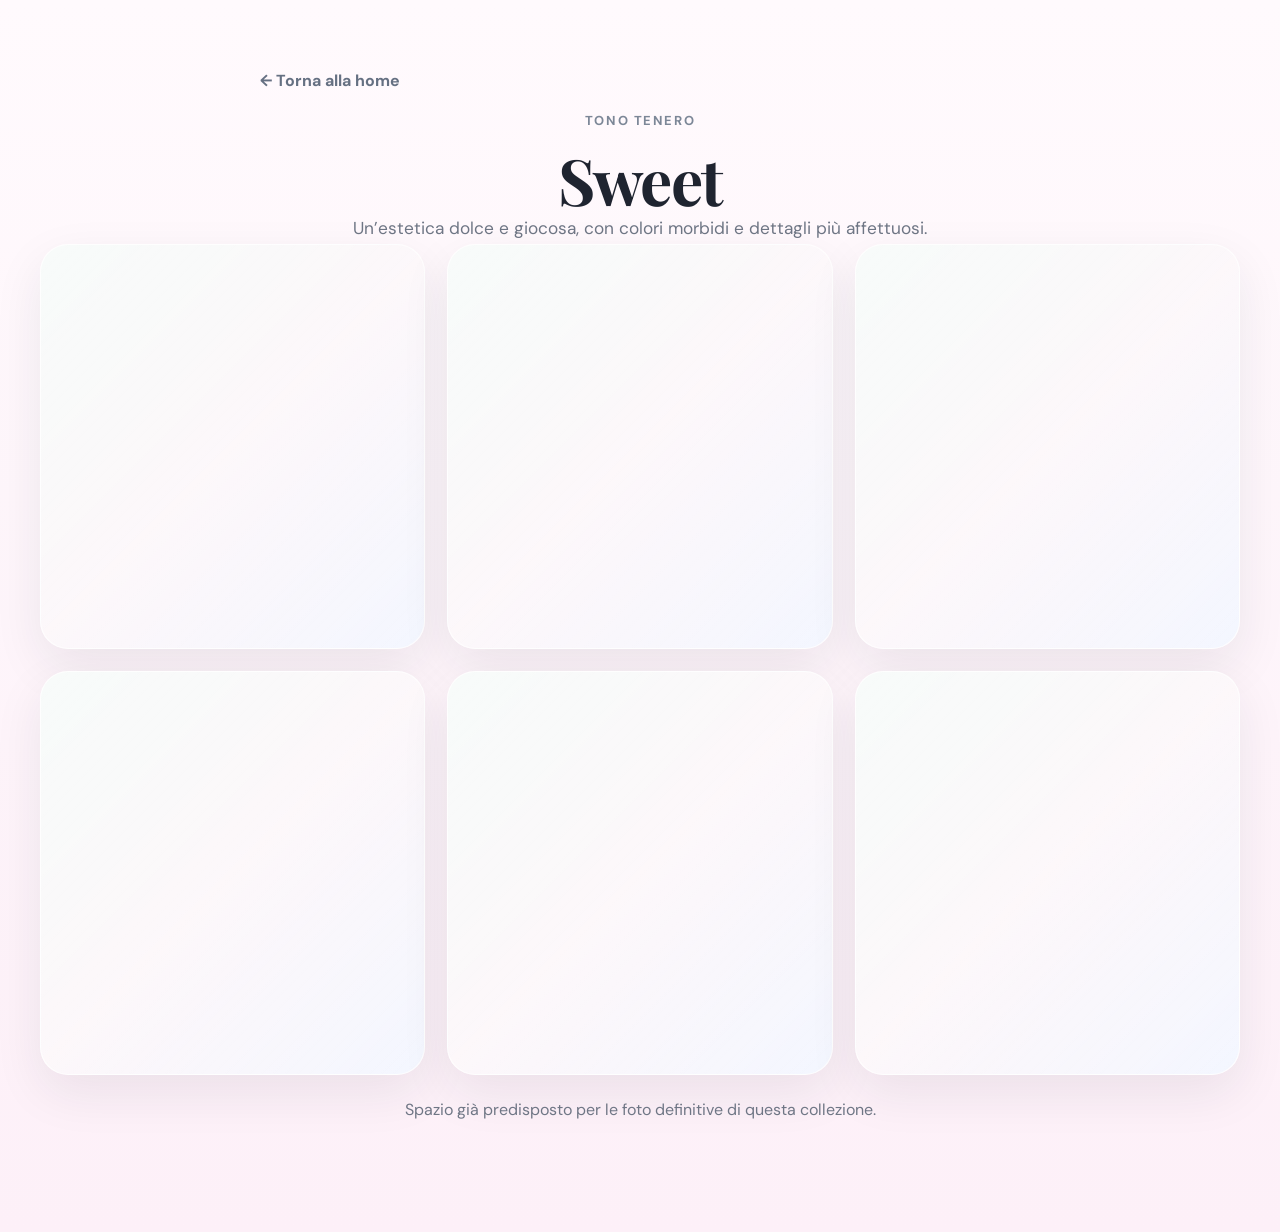
<file: themes/sweet.html>
<!DOCTYPE html>
<html lang="it">
<head>
  <meta charset="UTF-8" />
  <meta name="viewport" content="width=device-width, initial-scale=1.0" />
  <title>Sweet | Doggus</title>
  <link rel="preconnect" href="https://fonts.googleapis.com">
  <link rel="preconnect" href="https://fonts.gstatic.com" crossorigin>
  <link href="https://fonts.googleapis.com/css2?family=DM+Sans:wght@400;500;700;800&family=Playfair+Display:wght@600;700&display=swap" rel="stylesheet">
  <link rel="stylesheet" href="../style.css" />
</head>
<body>
  <main class="theme-page tone-wrap tone-lilac">
    <section class="section">
      <div class="container narrow">
        <a class="back-link" href="../index.html">← Torna alla home</a>
        <div class="section-head centered">
          <span class="eyebrow">Tono tenero</span>
          <h1>Sweet</h1>
          <p class="section-copy max-copy">Un’estetica dolce e giocosa, con colori morbidi e dettagli più affettuosi.</p>
        </div>
      </div>
      <div class="container">
        <div class="gallery-grid">
          <div class="gallery-card"></div>
          <div class="gallery-card"></div>
          <div class="gallery-card"></div>
          <div class="gallery-card"></div>
          <div class="gallery-card"></div>
          <div class="gallery-card"></div>
        </div>
        <p class="gallery-note">Spazio già predisposto per le foto definitive di questa collezione.</p>
      </div>
    </section>
  </main>
</body>
</html>
</file>
<file: style.css>
:root{
  --bg:#fffdfb;
  --surface:#ffffff;
  --surface-soft:#faf6f2;
  --text:#1f2430;
  --muted:#6f7685;
  --line:rgba(31,36,48,.08);
  --shadow:0 18px 50px rgba(31,36,48,.08);
  --radius-xl:30px;
  --radius-lg:22px;
  --radius-md:16px;
  --container:1200px;
  --container-narrow:760px;
}

*{box-sizing:border-box}
html{scroll-behavior:smooth}
body{
  margin:0;
  font-family:"DM Sans",system-ui,-apple-system,BlinkMacSystemFont,"Segoe UI",sans-serif;
  background:
    radial-gradient(circle at top left, rgba(212,244,236,.45), transparent 30%),
    radial-gradient(circle at top right, rgba(255,216,229,.38), transparent 25%),
    linear-gradient(180deg,#fffdfb 0%, #fffaf6 100%);
  color:var(--text);
}
img{max-width:100%;display:block}
a{color:inherit;text-decoration:none}

.site-shell{min-height:100vh}
.container{width:min(calc(100% - 40px), var(--container)); margin:0 auto}
.narrow{width:min(calc(100% - 40px), var(--container-narrow)); margin:0 auto}
.section{padding:96px 0}
.section-soft{background:rgba(255,255,255,.62); backdrop-filter: blur(8px)}
.centered{text-align:center}
.max-copy{max-width:760px; margin-inline:auto}

.topbar{
  position:sticky; top:0; z-index:20;
  background:rgba(255,253,251,.8);
  backdrop-filter: blur(14px);
  border-bottom:1px solid rgba(31,36,48,.05);
}
.nav-wrap{
  min-height:92px;
  display:flex; align-items:center; justify-content:space-between;
  gap:24px;
}
.logo{height:65px; width:auto}
.nav{display:flex; align-items:center; gap:28px; font-size:15px; color:var(--muted)}
.nav a{position:relative}
.nav a::after{
  content:""; position:absolute; left:0; bottom:-7px; width:100%; height:2px;
  background:linear-gradient(90deg,#9cd4c4,#eeb4cc,#b8c8f7);
  transform:scaleX(0); transform-origin:left; transition:transform .28s ease;
}
.nav a:hover::after{transform:scaleX(1)}

.hero{padding-top:72px}
.hero-grid{
  display:grid; grid-template-columns: 1.05fr .95fr; gap:54px; align-items:center;
}
.eyebrow{
  display:inline-flex; align-items:center; gap:8px;
  font-size:13px; font-weight:700; letter-spacing:.12em; text-transform:uppercase;
  color:#7c8797; margin-bottom:18px;
}
.hero h1,
.section-head h2,
.theme-page h1{
  margin:0;
  font-family:"Playfair Display", Georgia, serif;
  font-size:clamp(2.4rem, 5vw, 4.6rem);
  line-height:1.03;
  letter-spacing:-.03em;
}
.lead, .section-copy, .info-card p, .step p, .contact-copy p, .hero-card p{
  color:var(--muted);
  font-size:1.08rem;
  line-height:1.8;
}
.hero-actions{
  display:flex; flex-wrap:wrap; gap:14px; margin:30px 0 18px;
}
.micro-note{
  color:#7f8592; font-size:.95rem; line-height:1.7;
  max-width:36rem;
}
.btn{
  appearance:none; border:none; cursor:pointer;
  display:inline-flex; align-items:center; justify-content:center;
  min-height:52px; padding:0 24px; border-radius:999px;
  font-weight:700; font-size:15px; transition:transform .24s ease, box-shadow .24s ease, background .24s ease;
}
.btn:hover{transform:translateY(-2px)}
.btn-primary{
  color:#fff;
  background:linear-gradient(135deg,#1f2430 0%, #394152 100%);
  box-shadow:0 12px 28px rgba(31,36,48,.18);
}
.btn-secondary{
  background:#fff;
  color:var(--text);
  border:1px solid rgba(31,36,48,.09);
  box-shadow:var(--shadow);
}
.btn-small{min-height:42px; padding:0 18px; font-size:14px}
.btn-full{width:100%}

.hero-showcase{
  position:relative; min-height:460px;
  display:grid; place-items:center;
}
.glass-card{
  background:rgba(255,255,255,.82);
  border:1px solid rgba(255,255,255,.75);
  box-shadow:var(--shadow);
  backdrop-filter: blur(18px);
  border-radius:var(--radius-xl);
}
.hero-card-main{
  padding:36px;
  max-width:470px;
}
.hero-card-main h3{font-size:1.5rem; margin:10px 0 12px}
.shape-chip{
  display:inline-flex;
  font-size:13px; font-weight:700; color:#55606f;
  background:#f2f7f4; border-radius:999px; padding:10px 14px;
}
.floating-card{
  position:absolute;
  min-width:220px;
  padding:18px 20px;
  border-radius:22px;
  box-shadow:var(--shadow);
}
.floating-card span{display:block; color:#6f7685; font-size:.86rem; margin-bottom:8px}
.floating-card strong{font-size:1.03rem}
.card-soft-green{left:0; bottom:48px; background:linear-gradient(135deg,#eef8f3,#d9efe6)}
.card-soft-pink{right:0; top:46px; background:linear-gradient(135deg,#fff2f7,#fde4ee)}

.intro-band{padding-block:74px}
.section-kicker{
  margin:0 0 10px;
  color:#8891a0; font-size:.94rem; text-transform:uppercase; letter-spacing:.12em; font-weight:700;
}
.section-head h2{font-size:clamp(2rem,4vw,3.5rem); margin-bottom:14px}
.section-copy{margin:0}

.style-grid{
  margin-top:44px;
  display:grid; gap:24px;
  grid-template-columns:repeat(3, minmax(0,1fr));
}
.style-card{
  position:relative; overflow:hidden;
  min-height:260px;
  padding:30px;
  border-radius:28px;
  border:1px solid rgba(255,255,255,.55);
  box-shadow:var(--shadow);
  transition:transform .28s ease, box-shadow .28s ease;
}
.style-card:hover{
  transform:translateY(-6px);
  box-shadow:0 24px 60px rgba(31,36,48,.12);
}
.style-card h3{font-size:1.7rem; margin:34px 0 10px}
.style-card p{color:#46505f; line-height:1.7; max-width:28ch}
.style-tag{
  display:inline-flex; padding:10px 14px; border-radius:999px;
  background:rgba(255,255,255,.7); font-size:.8rem; font-weight:700;
}
.style-link{
  position:absolute; left:30px; bottom:24px;
  font-weight:700; font-size:.96rem;
}
.tone-green{background:linear-gradient(135deg,#dff1e5,#eef8f2)}
.tone-fuchsia{background:linear-gradient(135deg,#ffe7f1,#ffd3e6)}
.tone-blue{background:linear-gradient(135deg,#e4f4ff,#d6ebff)}
.tone-sky{background:linear-gradient(135deg,#ebf2ff,#dde7ff)}
.tone-lilac{background:linear-gradient(135deg,#ffeef6,#f8e8f4)}
.tone-lavender{background:linear-gradient(135deg,#efe9ff,#e7e3ff)}

.info-grid{
  display:grid; grid-template-columns:repeat(2,minmax(0,1fr)); gap:26px;
}
.info-card{
  background:rgba(255,255,255,.8);
  padding:34px;
  border-radius:26px;
  box-shadow:var(--shadow);
  border:1px solid rgba(255,255,255,.7);
}
.info-card h3{font-size:1.45rem; margin:10px 0 12px}

.steps{
  display:grid; grid-template-columns:repeat(3,minmax(0,1fr)); gap:26px;
  margin-top:40px;
}
.step{
  padding:32px; border-radius:26px; background:#fff; box-shadow:var(--shadow);
}
.step-num{
  width:48px; height:48px; border-radius:50%;
  display:grid; place-items:center; margin-bottom:18px; font-weight:800;
  background:linear-gradient(135deg,#f2f6ff,#ffeef5);
}
.step h3{font-size:1.3rem; margin:0 0 10px}

.section-contact{padding-bottom:112px}
.contact-grid{
  display:grid; grid-template-columns:.9fr 1.1fr; gap:34px; align-items:start;
}
.contact-boxes{
  display:grid; gap:14px; margin-top:28px;
}
.contact-box{
  padding:20px 22px; border-radius:22px; background:rgba(255,255,255,.8); box-shadow:var(--shadow);
}
.contact-box small{display:block; color:#7b8492; margin-bottom:6px}
.contact-form{
  background:rgba(255,255,255,.84);
  padding:30px; border-radius:30px; box-shadow:var(--shadow);
  border:1px solid rgba(255,255,255,.8);
}
.contact-form label{display:block; margin-bottom:16px}
.contact-form span{display:block; font-weight:700; margin-bottom:8px}
.contact-form input,
.contact-form textarea{
  width:100%; border:1px solid rgba(31,36,48,.1); background:#fff;
  border-radius:18px; padding:16px 18px; font:inherit; color:var(--text);
  transition:border-color .22s ease, box-shadow .22s ease;
}
.contact-form input:focus,
.contact-form textarea:focus{
  outline:none; border-color:#c8cde7;
  box-shadow:0 0 0 4px rgba(184,200,247,.18);
}
.checkline{
  display:flex !important; align-items:flex-start; gap:12px;
}
.checkline input{width:auto; margin-top:5px}
.checkline span{font-weight:500; margin:0}
.checkline a{text-decoration:underline}

.footer{
  padding:52px 0 70px;
  border-top:1px solid rgba(31,36,48,.06);
  background:rgba(255,255,255,.62);
  backdrop-filter: blur(8px);
}
.footer-grid{
  display:grid; grid-template-columns:1.2fr 1.4fr .95fr; gap:28px; align-items:start;
}
.footer-logo{height:48px; margin-bottom:14px}
.footer-brand p{color:var(--muted); line-height:1.7; margin:0}
.footer-links{
  display:grid; gap:12px;
}
.footer-links a{
  color:#4d5767; font-size:.96rem;
}
.socials{
  display:flex; flex-wrap:wrap; gap:12px; justify-content:flex-start;
}
.social{
  display:inline-flex; align-items:center; justify-content:center;
  min-height:46px; padding:0 18px; border-radius:999px; font-weight:700;
  box-shadow:var(--shadow); border:1px solid rgba(255,255,255,.8);
}
.social-ig{background:linear-gradient(135deg,#ffe7f3,#ffd8e9)}
.social-fb{background:linear-gradient(135deg,#e6f1ff,#d8e9ff)}
.social-tt{background:linear-gradient(135deg,#e9fff7,#d8f7ec)}
.social-pi{background:linear-gradient(135deg,#f5efff,#ebe3ff)}

.cookie-banner{
  position:fixed; left:20px; right:20px; bottom:20px; z-index:50;
  max-width:960px; margin:0 auto;
  background:rgba(255,255,255,.9);
  border:1px solid rgba(255,255,255,.9);
  border-radius:24px; box-shadow:0 20px 60px rgba(31,36,48,.14);
  backdrop-filter: blur(18px);
  padding:18px 20px;
}
.cookie-inner{
  display:flex; align-items:center; justify-content:space-between; gap:20px;
}
.cookie-inner strong{display:block; margin-bottom:6px}
.cookie-inner p{margin:0; color:var(--muted); line-height:1.7}
.cookie-actions{display:flex; gap:10px; flex-wrap:wrap}

.back-link{
  display:inline-block; margin-bottom:18px; color:#657082; font-weight:700;
}
.theme-page .section{padding-top:70px}
.tone-wrap.tone-green{background:linear-gradient(180deg,#f8fffb,#eef8f2)}
.tone-wrap.tone-fuchsia{background:linear-gradient(180deg,#fffafc,#ffeef6)}
.tone-wrap.tone-blue{background:linear-gradient(180deg,#fbfeff,#edf7ff)}
.tone-wrap.tone-sky{background:linear-gradient(180deg,#fcfdff,#eef3ff)}
.tone-wrap.tone-lilac{background:linear-gradient(180deg,#fffafd,#fdf0f8)}
.tone-wrap.tone-lavender{background:linear-gradient(180deg,#fcfbff,#f0ecff)}
.gallery-grid{
  display:grid; gap:22px;
  grid-template-columns:repeat(3,minmax(0,1fr));
}
.gallery-card{
  aspect-ratio:1 / 1.05;
  border-radius:28px;
  background:
    linear-gradient(135deg, rgba(255,255,255,.78), rgba(255,255,255,.52)),
    linear-gradient(135deg,#dfeee8,#f8eaf2,#e7edff);
  border:1px solid rgba(255,255,255,.85);
  box-shadow:var(--shadow);
}
.gallery-note{
  text-align:center; color:var(--muted); margin-top:24px;
}

/* lightweight reveal */
.reveal{
  opacity:0; transform:translateY(20px); transition:opacity .7s ease, transform .7s ease;
}
.reveal.in-view{opacity:1; transform:none}
.delay-1{transition-delay:.12s}
.delay-2{transition-delay:.22s}

/* Responsive */
@media (max-width: 1100px){
  .hero-grid, .contact-grid, .footer-grid{grid-template-columns:1fr}
  .hero-showcase{min-height:380px}
  .floating-card{position:static; margin-top:16px}
  .style-grid{grid-template-columns:repeat(2,minmax(0,1fr))}
  .steps{grid-template-columns:1fr}
  .info-grid{grid-template-columns:1fr}
}
@media (max-width: 760px){
  .container,.narrow{width:min(calc(100% - 28px), var(--container))}
  .section{padding:74px 0}
  .nav-wrap{min-height:84px; flex-wrap:wrap; justify-content:center; padding:14px 0}
  .nav{width:100%; justify-content:center; gap:18px; font-size:14px}
  .logo{height:65px}
  .hero{padding-top:40px}
  .hero-actions{flex-direction:column; align-items:stretch}
  .btn{width:100%}
  .style-grid, .gallery-grid{grid-template-columns:1fr}
  .style-card{min-height:220px; padding:24px}
  .style-link{position:static; display:inline-block; margin-top:16px}
  .hero-card-main{padding:28px}
  .contact-form{padding:22px}
  .cookie-banner{left:14px; right:14px; bottom:14px}
  .cookie-inner{flex-direction:column; align-items:flex-start}
  .cookie-actions{width:100%}
  .cookie-actions .btn{width:auto; flex:1}
  .socials{justify-content:flex-start}
}
</file>
